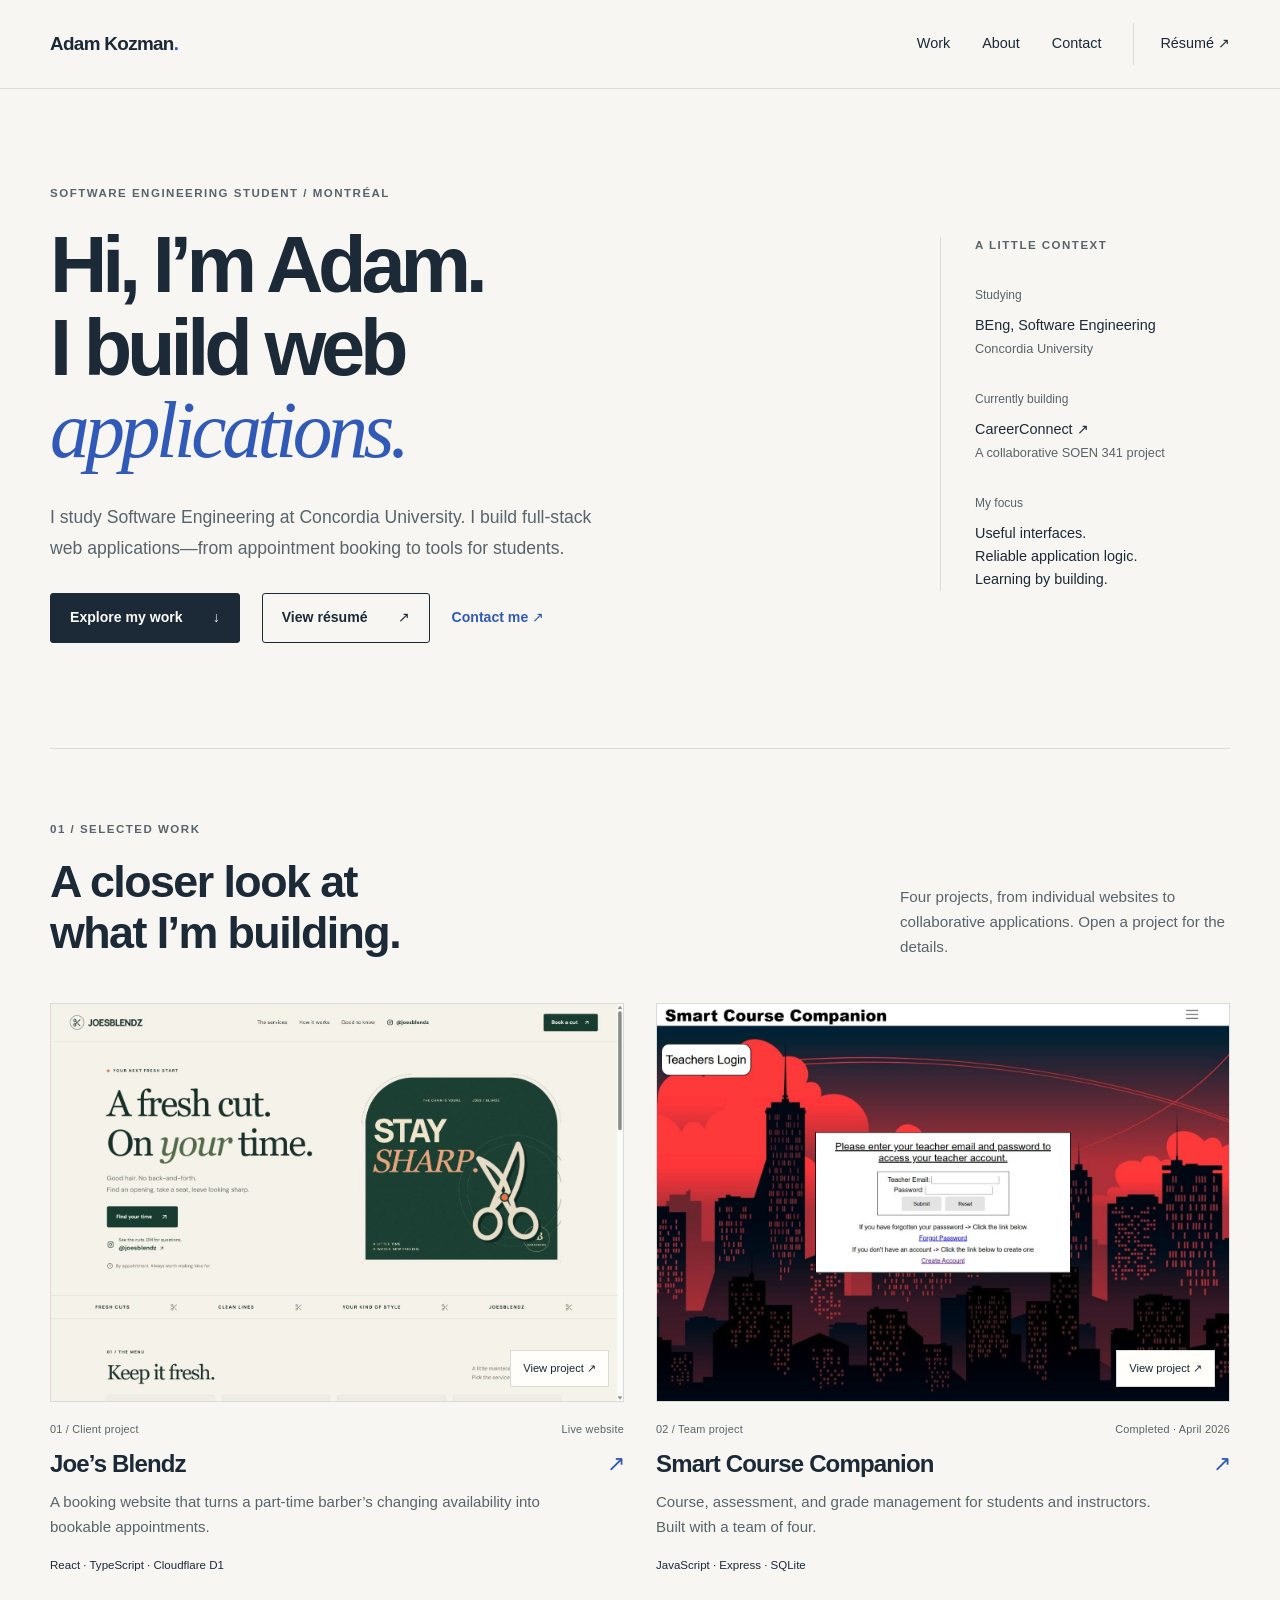
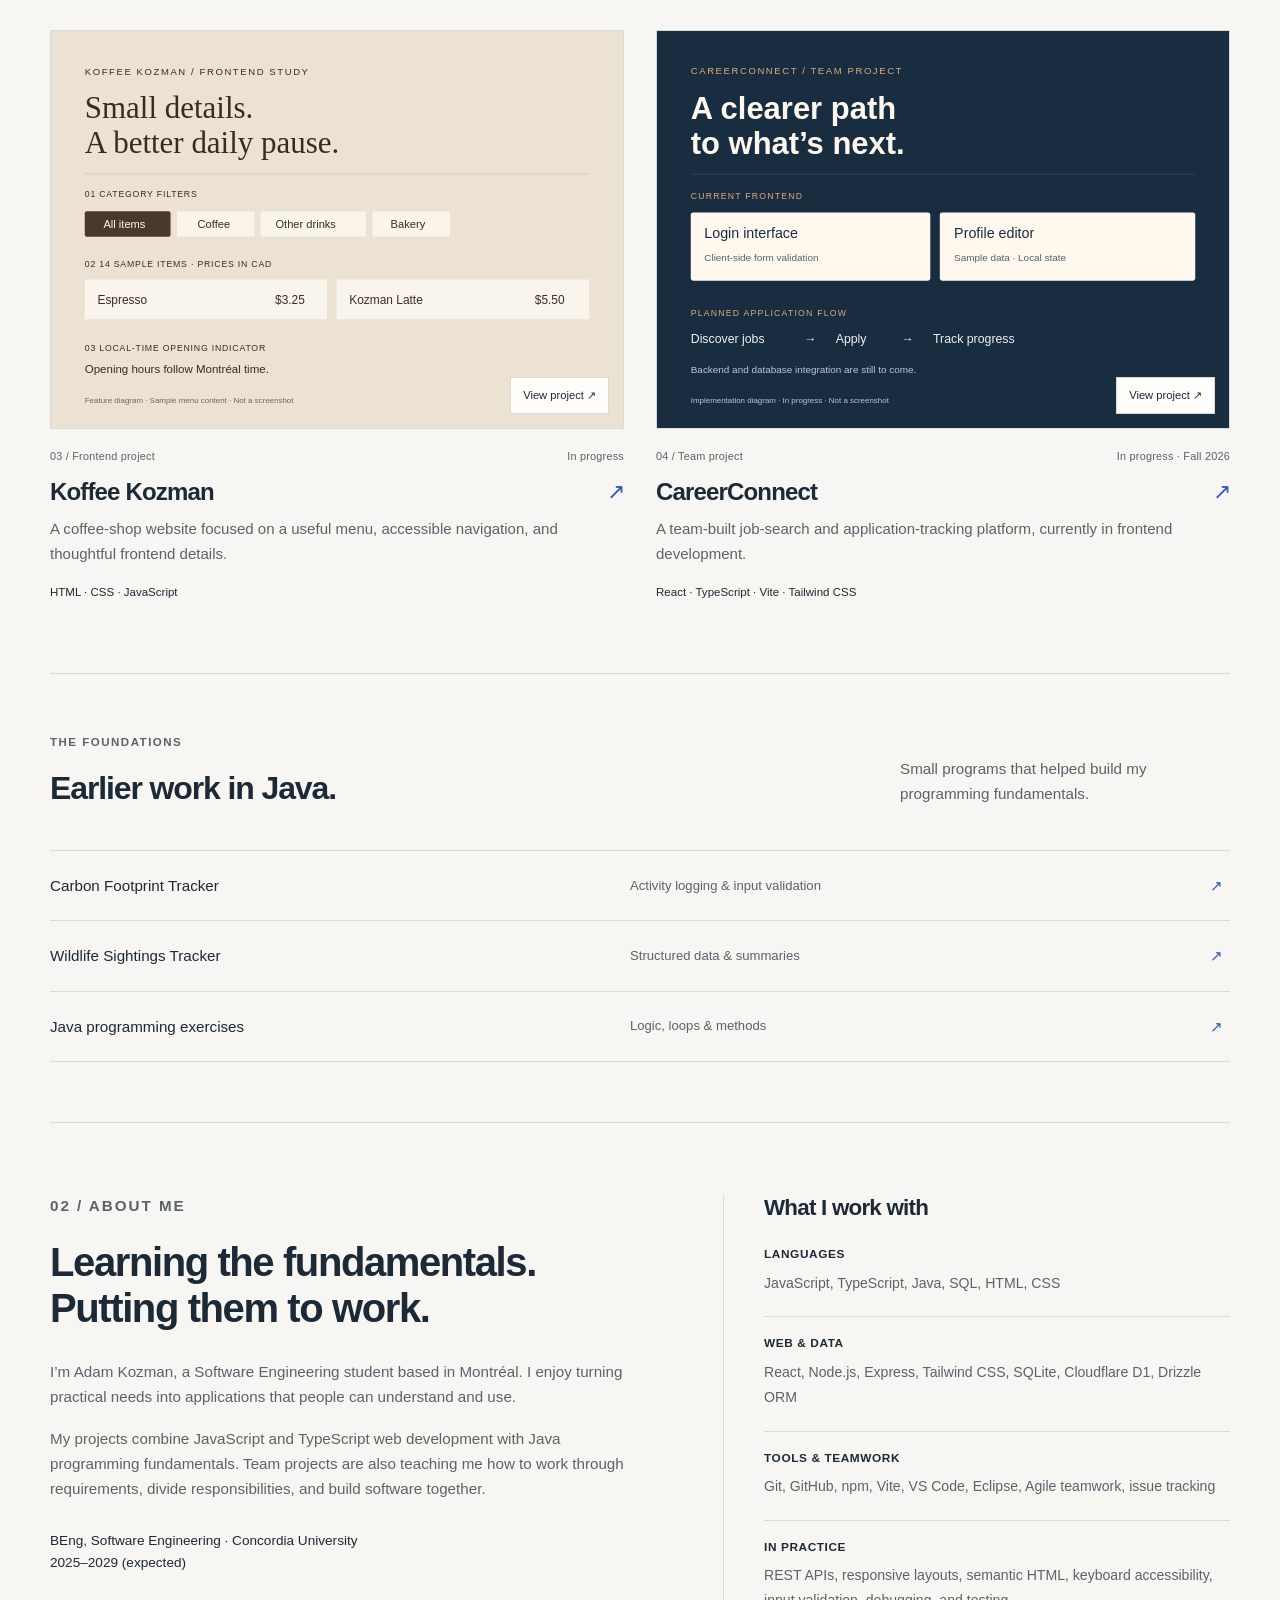
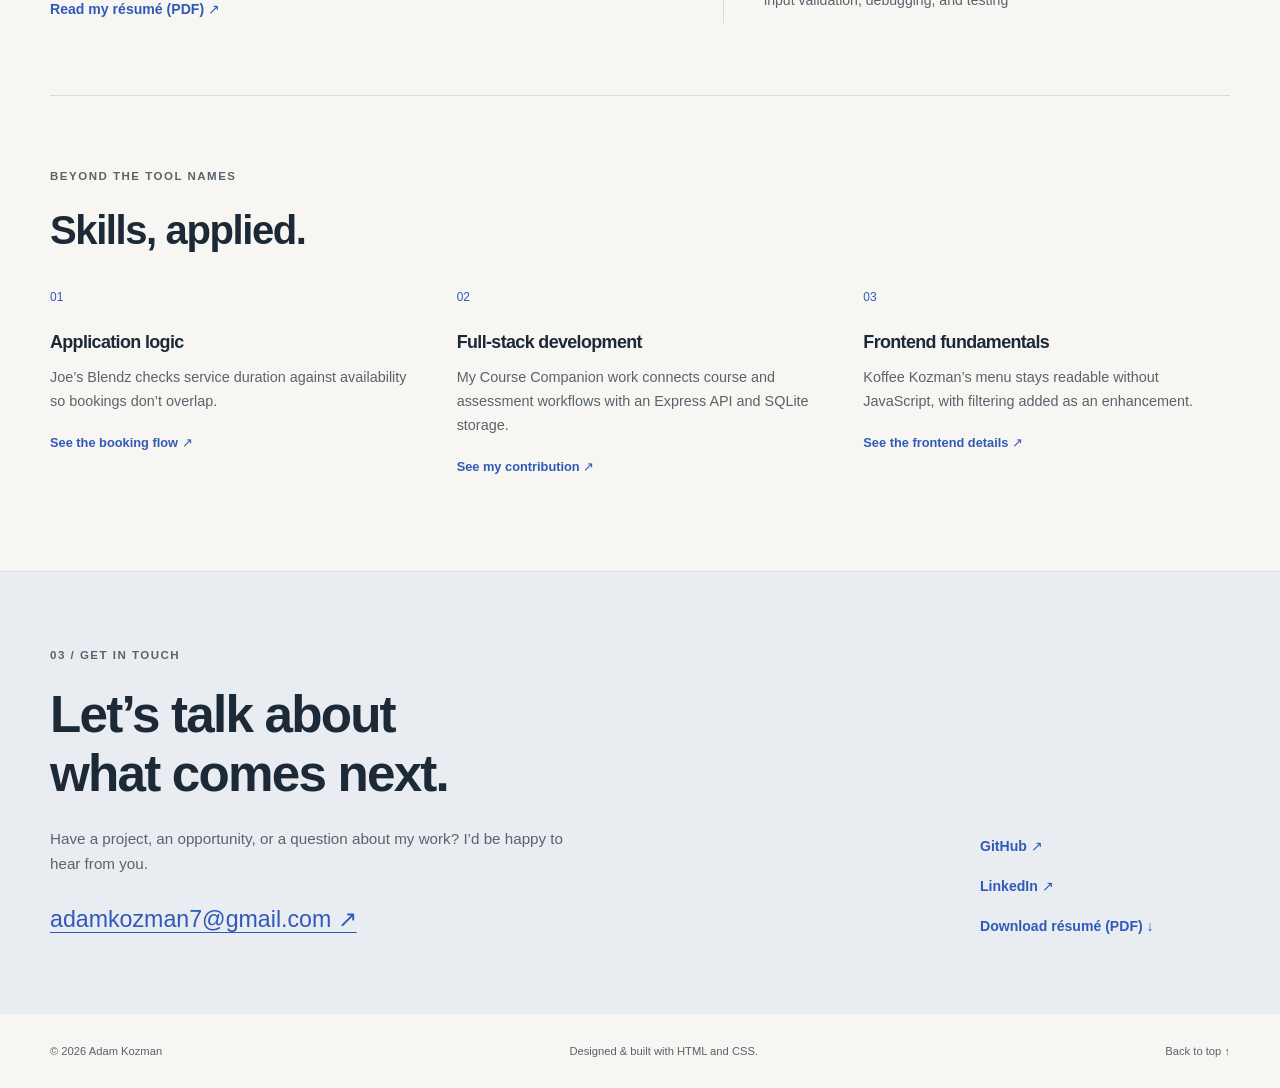
<file: index.html>
<!doctype html>
<html lang="en"><head>
  <meta charset="utf-8"><meta name="viewport" content="width=device-width, initial-scale=1">
  <title>Software Engineering Portfolio | Adam Kozman</title>
  <meta name="description" content="Adam Kozman is a Software Engineering student at Concordia University in Montréal, building full-stack web applications and collaborating on team projects.">
  <meta name="theme-color" content="#f7f6f2">
  <meta property="og:title" content="Software Engineering Portfolio | Adam Kozman">
  <meta property="og:description" content="Adam Kozman is a Software Engineering student at Concordia University in Montréal, building full-stack web applications and collaborating on team projects.">
  <meta property="og:type" content="website"><meta property="og:url" content="https://adamkozman.github.io/portfolio/">
  <link rel="canonical" href="https://adamkozman.github.io/portfolio/"><link rel="icon" href="favicon.svg" type="image/svg+xml">
  <link rel="stylesheet" href="style.css?v=20261009-2">
</head><body>
<a class="skip-link" href="#main">Skip to content</a>
<header class="site-header"><nav class="container nav" aria-label="Primary">
  <a class="wordmark" href="index.html" aria-label="Adam Kozman home">Adam Kozman<span class="wordmark-dot" aria-hidden="true">.</span></a>
  <div class="nav-links"><a href="index.html#projects">Work</a><a href="index.html#about">About</a><a href="index.html#contact">Contact</a><a class="nav-resume" href="cv.pdf" target="_blank" rel="noopener">Résumé <span aria-hidden="true">↗</span><span class="sr-only"> (PDF, opens in a new tab)</span></a></div>
</nav></header>
<main id="main">
  <section class="container hero" aria-labelledby="intro-title">
    <div><p class="eyebrow">Software Engineering student / Montréal</p>
      <h1 id="intro-title">Hi, I’m Adam.<br>I build web<br><span>applications.</span></h1>
      <p class="hero-intro">I study Software Engineering at Concordia University. I build full-stack web applications—from appointment booking to tools for students.</p>
      <div class="actions"><a class="button" href="#projects">Explore my work <span aria-hidden="true">↓</span></a><a class="button button-outline" href="cv.pdf" target="_blank" rel="noopener">View résumé <span aria-hidden="true">↗</span><span class="sr-only"> (PDF, opens in a new tab)</span></a><a class="text-link" href="mailto:adamkozman7@gmail.com">Contact me ↗</a></div>
    </div>
    <aside class="hero-aside" aria-label="A little context"><p class="eyebrow">A little context</p>
      <dl><div><dt>Studying</dt><dd>BEng, Software Engineering<br><span>Concordia University</span></dd></div>
      <div><dt>Currently building</dt><dd><a href="careerconnect.html">CareerConnect ↗</a><br><span>A collaborative SOEN 341 project</span></dd></div>
      <div><dt>My focus</dt><dd>Useful interfaces.<br>Reliable application logic.<br>Learning by building.</dd></div></dl>
    </aside>
  </section>

  <section class="container section" id="projects" aria-labelledby="work-title">
    <div class="section-heading"><div><p class="eyebrow">01 / Selected work</p><h2 id="work-title">A closer look at<br>what I’m building.</h2></div><p>Four projects, from individual websites to collaborative applications. Open a project for the details.</p></div>
    <div class="project-grid"><a class="project-card" href="joesblendz.html" aria-label="Explore Joe’s Blendz">
    <div class="project-image"><img src="joesblendz-home.jpg" alt="Joe’s Blendz live homepage with booking call to action and barber illustration" width="1440" height="1000" loading="lazy" decoding="async"><span class="image-action" aria-hidden="true">View project ↗</span></div>
    <div class="project-meta"><span>01 / Client project</span><span>Live website</span></div>
    <h3>Joe’s Blendz <span aria-hidden="true">↗</span></h3><p>A booking website that turns a part-time barber’s changing availability into bookable appointments.</p><p class="stack-line">React · TypeScript · Cloudflare D1</p>
  </a><a class="project-card" href="course-companion.html" aria-label="Explore Smart Course Companion">
    <div class="project-image"><img src="course-login.jpg" alt="Smart Course Companion instructor sign-in interface" width="1440" height="1000" loading="lazy" decoding="async"><span class="image-action" aria-hidden="true">View project ↗</span></div>
    <div class="project-meta"><span>02 / Team project</span><span>Completed · April 2026</span></div>
    <h3>Smart Course Companion <span aria-hidden="true">↗</span></h3><p>Course, assessment, and grade management for students and instructors. Built with a team of four.</p><p class="stack-line">JavaScript · Express · SQLite</p>
  </a><a class="project-card" href="koffee-kozman.html" aria-label="Explore Koffee Kozman">
    <div class="project-image"><img src="koffee-overview.svg" alt="Koffee Kozman feature diagram: category filtering, a 14-item menu, and Montréal opening hours" width="1440" height="1000" loading="lazy" decoding="async"><span class="image-action" aria-hidden="true">View project ↗</span></div>
    <div class="project-meta"><span>03 / Frontend project</span><span>In progress</span></div>
    <h3>Koffee Kozman <span aria-hidden="true">↗</span></h3><p>A coffee-shop website focused on a useful menu, accessible navigation, and thoughtful frontend details.</p><p class="stack-line">HTML · CSS · JavaScript</p>
  </a><a class="project-card" href="careerconnect.html" aria-label="Explore CareerConnect">
    <div class="project-image"><img src="careerconnect-overview.svg" alt="CareerConnect implementation diagram distinguishing the current login and profile UI from planned job application features" width="1440" height="1000" loading="lazy" decoding="async"><span class="image-action" aria-hidden="true">View project ↗</span></div>
    <div class="project-meta"><span>04 / Team project</span><span>In progress · Fall 2026</span></div>
    <h3>CareerConnect <span aria-hidden="true">↗</span></h3><p>A team-built job-search and application-tracking platform, currently in frontend development.</p><p class="stack-line">React · TypeScript · Vite · Tailwind CSS</p>
  </a></div>
  </section>

  <section class="container section earlier" aria-labelledby="earlier-title">
    <div class="section-heading compact"><div><p class="eyebrow">The foundations</p><h2 id="earlier-title">Earlier work in Java.</h2></div><p>Small programs that helped build my programming fundamentals.</p></div>
    <div class="work-list">
      <a href="java-foundations.html#carbon"><span>Carbon Footprint Tracker</span><span>Activity logging &amp; input validation</span><span aria-hidden="true">↗</span></a>
      <a href="java-foundations.html#wildlife"><span>Wildlife Sightings Tracker</span><span>Structured data &amp; summaries</span><span aria-hidden="true">↗</span></a>
      <a href="java-foundations.html#exercises"><span>Java programming exercises</span><span>Logic, loops &amp; methods</span><span aria-hidden="true">↗</span></a>
    </div>
  </section>

  <section class="container section about" id="about" aria-labelledby="about-title">
    <div><p class="eyebrow">02 / About me</p><h2 id="about-title">Learning the fundamentals.<br>Putting them to work.</h2>
      <p>I’m Adam Kozman, a Software Engineering student based in Montréal. I enjoy turning practical needs into applications that people can understand and use.</p>
      <p>My projects combine JavaScript and TypeScript web development with Java programming fundamentals. Team projects are also teaching me how to work through requirements, divide responsibilities, and build software together.</p>
      <p class="about-note">BEng, Software Engineering · Concordia University<br>2025–2029 (expected)</p>
      <a class="text-link" href="cv.pdf" target="_blank" rel="noopener">Read my résumé (PDF) ↗</a>
    </div>
    <div class="skills" id="skills"><h3>What I work with</h3>
      <div><h4>Languages</h4><p>JavaScript, TypeScript, Java, SQL, HTML, CSS</p></div>
      <div><h4>Web &amp; data</h4><p>React, Node.js, Express, Tailwind CSS, SQLite, Cloudflare D1, Drizzle ORM</p></div>
      <div><h4>Tools &amp; teamwork</h4><p>Git, GitHub, npm, Vite, VS Code, Eclipse, Agile teamwork, issue tracking</p></div>
      <div><h4>In practice</h4><p>REST APIs, responsive layouts, semantic HTML, keyboard accessibility, input validation, debugging, and testing</p></div>
    </div>
  </section>

  <section class="container section evidence" aria-labelledby="practice-title"><p class="eyebrow">Beyond the tool names</p><h2 id="practice-title">Skills, applied.</h2>
    <div class="evidence-grid"><div><span class="evidence-number">01</span><h3>Application logic</h3><p>Joe’s Blendz checks service duration against availability so bookings don’t overlap.</p><a class="text-link" href="joesblendz.html#how-it-works">See the booking flow ↗</a></div>
    <div><span class="evidence-number">02</span><h3>Full-stack development</h3><p>My Course Companion work connects course and assessment workflows with an Express API and SQLite storage.</p><a class="text-link" href="course-companion.html#contribution">See my contribution ↗</a></div>
    <div><span class="evidence-number">03</span><h3>Frontend fundamentals</h3><p>Koffee Kozman’s menu stays readable without JavaScript, with filtering added as an enhancement.</p><a class="text-link" href="koffee-kozman.html#decisions">See the frontend details ↗</a></div></div>
  </section>

  <section class="contact-section" id="contact" aria-labelledby="contact-title"><div class="container contact-inner"><div><p class="eyebrow">03 / Get in touch</p><h2 id="contact-title">Let’s talk about<br>what comes next.</h2><p>Have a project, an opportunity, or a question about my work? I’d be happy to hear from you.</p><a class="contact-email" href="mailto:adamkozman7@gmail.com">adamkozman7@gmail.com ↗</a></div><div class="contact-links">
<a class="text-link" href="https://github.com/adamkozman" target="_blank" rel="noopener noreferrer">GitHub <span aria-hidden="true">↗</span></a><a class="text-link" href="https://www.linkedin.com/in/adam-kozman" target="_blank" rel="noopener noreferrer">LinkedIn <span aria-hidden="true">↗</span></a><a class="text-link" href="cv.pdf" download="Adam-Kozman-CV.pdf">Download résumé (PDF) ↓</a></div></div></section>
</main><footer class="container footer"><p>© 2026 Adam Kozman</p><p>Designed &amp; built with HTML and CSS.</p><a href="#main">Back to top ↑</a></footer></body></html>
</file>
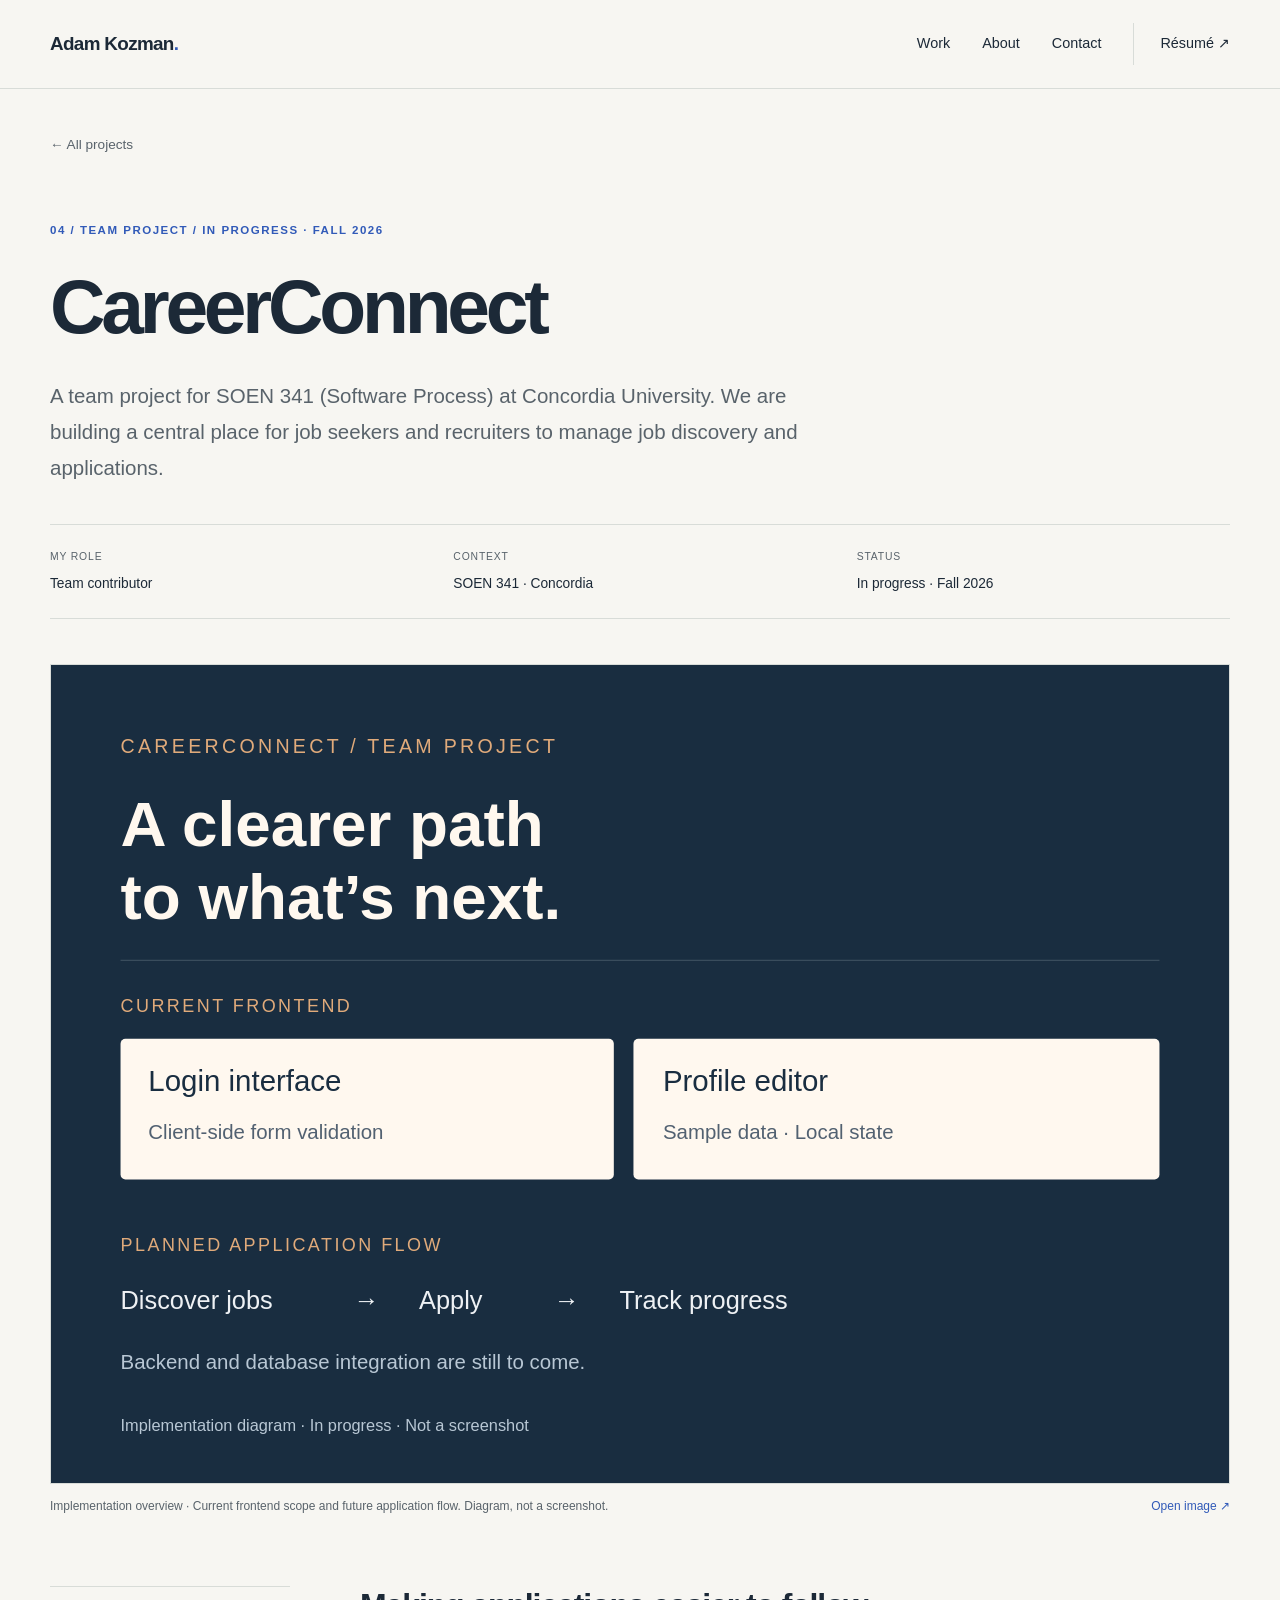
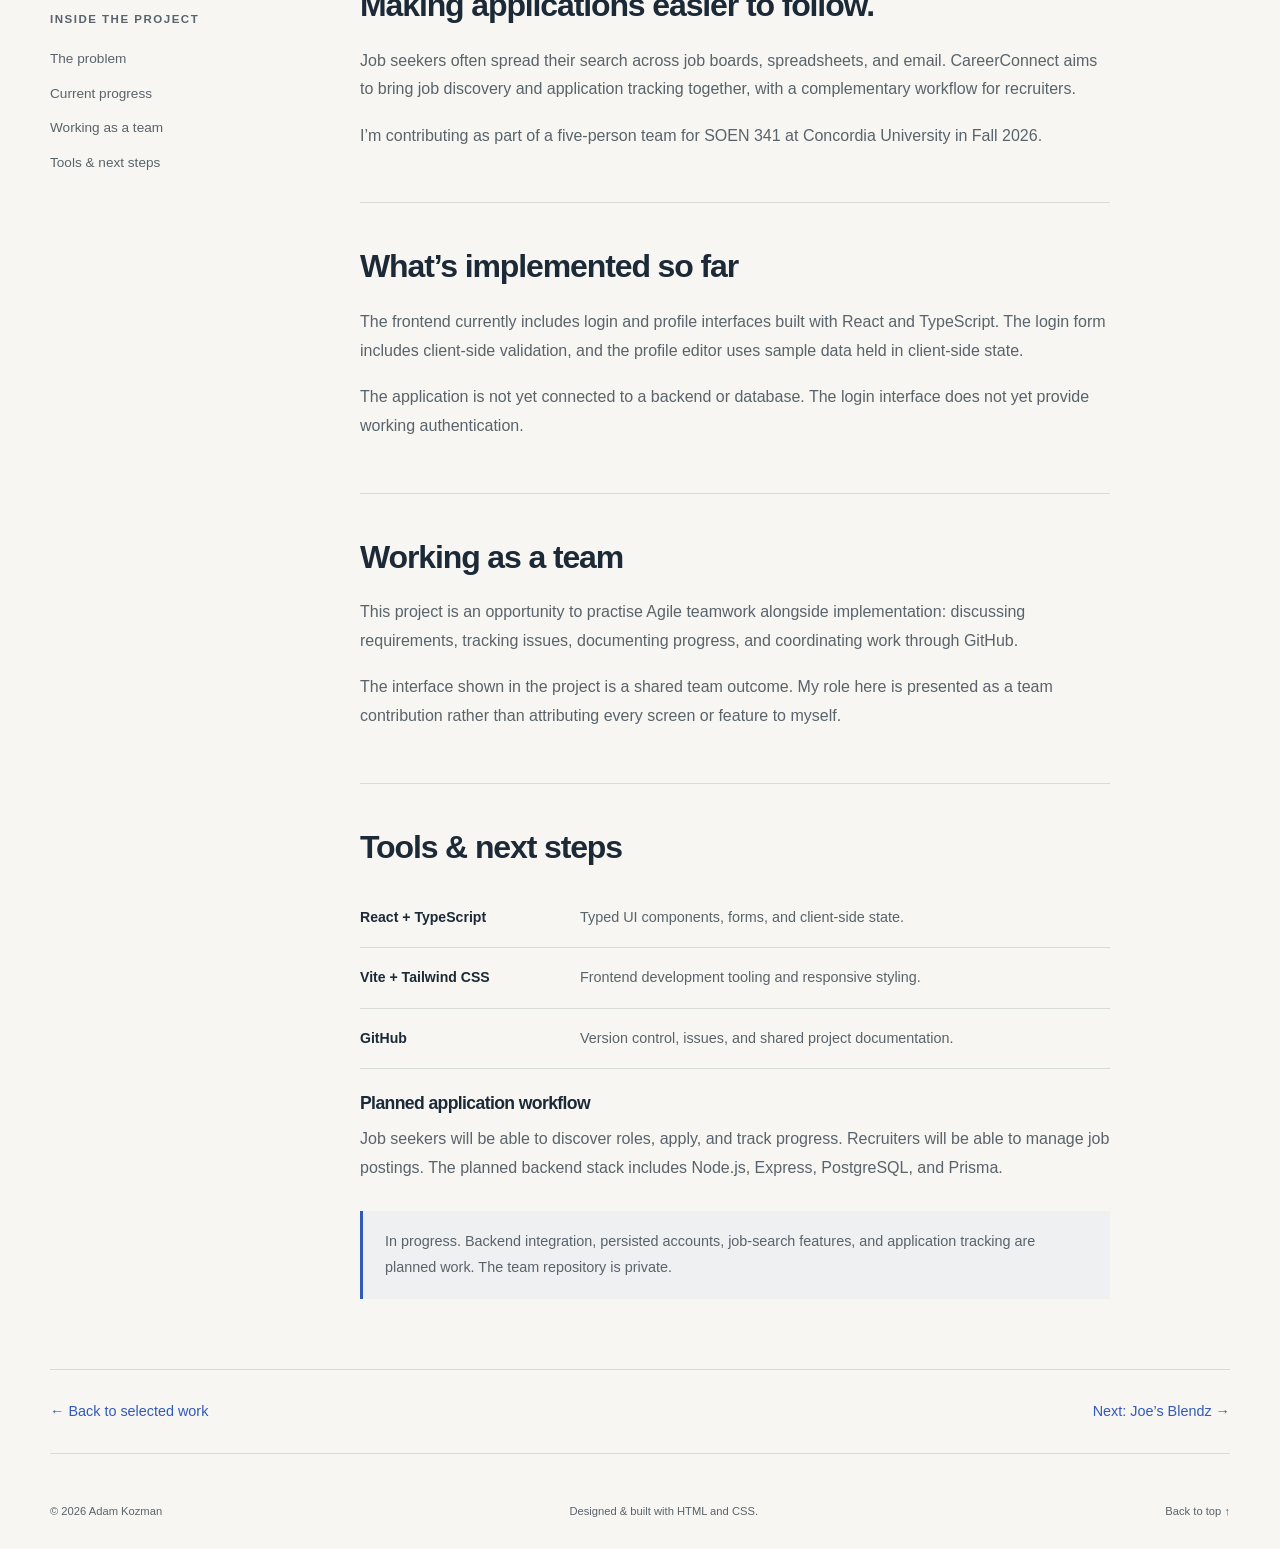
<file: careerconnect.html>
<!doctype html>
<html lang="en"><head>
  <meta charset="utf-8"><meta name="viewport" content="width=device-width, initial-scale=1">
  <title>CareerConnect | Adam Kozman</title>
  <meta name="description" content="A team-built job-search and application-tracking platform, currently in frontend development.">
  <meta name="theme-color" content="#f7f6f2">
  <meta property="og:title" content="CareerConnect | Adam Kozman">
  <meta property="og:description" content="A team-built job-search and application-tracking platform, currently in frontend development.">
  <meta property="og:type" content="website"><meta property="og:url" content="https://adamkozman.github.io/portfolio/careerconnect.html">
  <link rel="canonical" href="https://adamkozman.github.io/portfolio/careerconnect.html"><link rel="icon" href="favicon.svg" type="image/svg+xml">
  <link rel="stylesheet" href="style.css?v=20261009-2">
</head><body>
<a class="skip-link" href="#main">Skip to content</a>
<header class="site-header"><nav class="container nav" aria-label="Primary">
  <a class="wordmark" href="index.html" aria-label="Adam Kozman home">Adam Kozman<span class="wordmark-dot" aria-hidden="true">.</span></a>
  <div class="nav-links"><a href="index.html#projects">Work</a><a href="index.html#about">About</a><a href="index.html#contact">Contact</a><a class="nav-resume" href="cv.pdf" target="_blank" rel="noopener">Résumé <span aria-hidden="true">↗</span><span class="sr-only"> (PDF, opens in a new tab)</span></a></div>
</nav></header><main id="main" class="container detail-main">
    <a class="back-link" href="index.html#projects">← All projects</a>
    <header class="detail-header"><p class="eyebrow">04 / Team project / In progress · Fall 2026</p><h1>CareerConnect</h1><p class="detail-intro">A team project for SOEN 341 (Software Process) at Concordia University. We are building a central place for job seekers and recruiters to manage job discovery and applications.</p></header>
    <dl class="project-facts"><div><dt>My role</dt><dd>Team contributor</dd></div><div><dt>Context</dt><dd>SOEN 341 · Concordia</dd></div><div><dt>Status</dt><dd>In progress · Fall 2026</dd></div></dl><figure class="project-figure"><a href="careerconnect-overview.svg" target="_blank" rel="noopener" aria-label="Open image: CareerConnect implementation diagram distinguishing the current login and profile UI from planned job application features"><img src="careerconnect-overview.svg" alt="CareerConnect implementation diagram distinguishing the current login and profile UI from planned job application features" loading="lazy" decoding="async"></a><figcaption>Implementation overview · Current frontend scope and future application flow. Diagram, not a screenshot. <span>Open image ↗</span></figcaption></figure><div class="detail-columns"><aside class="detail-toc" aria-label="On this page"><p class="eyebrow">Inside the project</p><a href="#overview">The problem</a><a href="#current">Current progress</a><a href="#team">Working as a team</a><a href="#tools">Tools &amp; next steps</a></aside><div class="detail-copy">
<section id="overview"><h2>Making applications easier to follow.</h2><p>Job seekers often spread their search across job boards, spreadsheets, and email. CareerConnect aims to bring job discovery and application tracking together, with a complementary workflow for recruiters.</p><p>I’m contributing as part of a five-person team for SOEN 341 at Concordia University in Fall 2026.</p></section>
<section id="current"><h2>What’s implemented so far</h2><p>The frontend currently includes login and profile interfaces built with React and TypeScript. The login form includes client-side validation, and the profile editor uses sample data held in client-side state.</p><p>The application is not yet connected to a backend or database. The login interface does not yet provide working authentication.</p></section>
<section id="team"><h2>Working as a team</h2><p>This project is an opportunity to practise Agile teamwork alongside implementation: discussing requirements, tracking issues, documenting progress, and coordinating work through GitHub.</p><p>The interface shown in the project is a shared team outcome. My role here is presented as a team contribution rather than attributing every screen or feature to myself.</p></section>
<section id="tools"><h2>Tools &amp; next steps</h2><dl class="tool-list"><div><dt>React + TypeScript</dt><dd>Typed UI components, forms, and client-side state.</dd></div><div><dt>Vite + Tailwind CSS</dt><dd>Frontend development tooling and responsive styling.</dd></div><div><dt>GitHub</dt><dd>Version control, issues, and shared project documentation.</dd></div></dl><h3>Planned application workflow</h3><p>Job seekers will be able to discover roles, apply, and track progress. Recruiters will be able to manage job postings. The planned backend stack includes Node.js, Express, PostgreSQL, and Prisma.</p><p class="callout">In progress. Backend integration, persisted accounts, job-search features, and application tracking are planned work. The team repository is private.</p></section></div></div><nav class="project-next" aria-label="More projects"><a href="index.html#projects">← Back to selected work</a><a href="joesblendz.html">Next: Joe’s Blendz →</a></nav></main><footer class="container footer"><p>© 2026 Adam Kozman</p><p>Designed &amp; built with HTML and CSS.</p><a href="#main">Back to top ↑</a></footer></body></html>
</file>
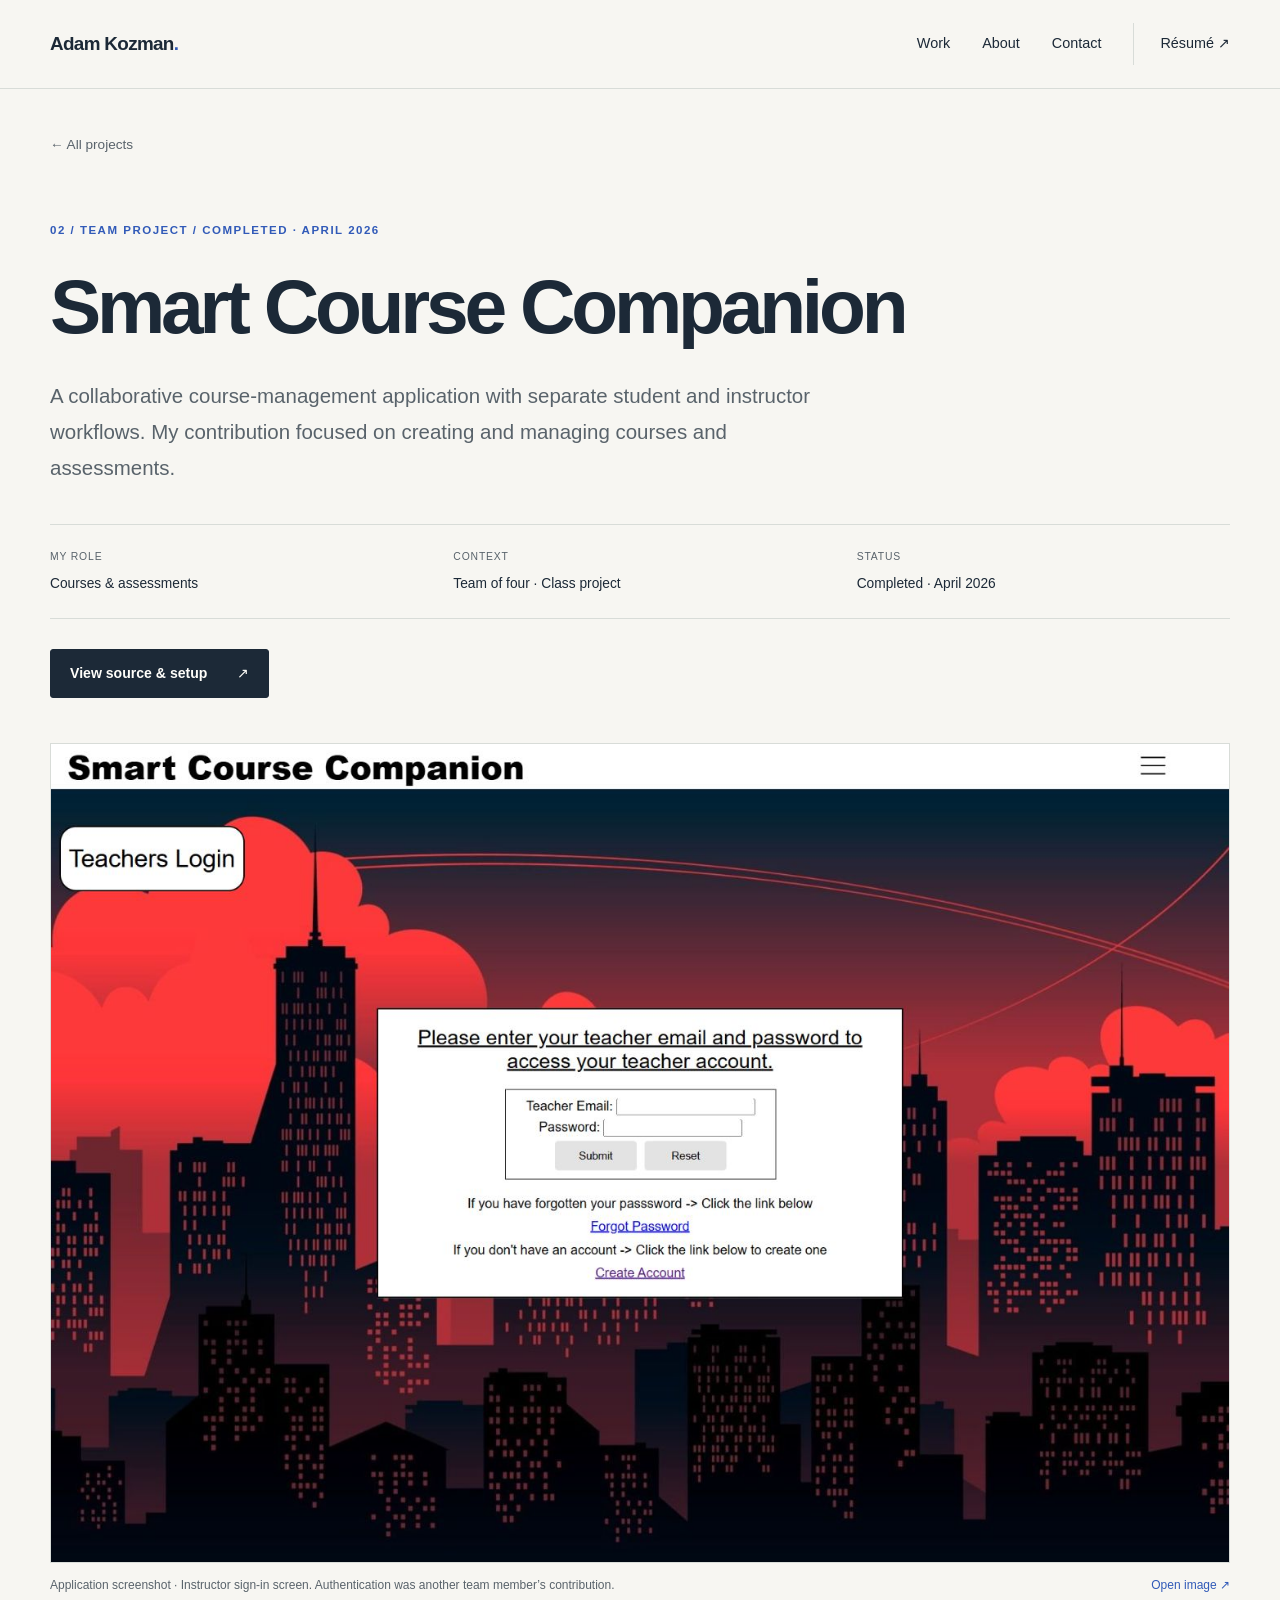
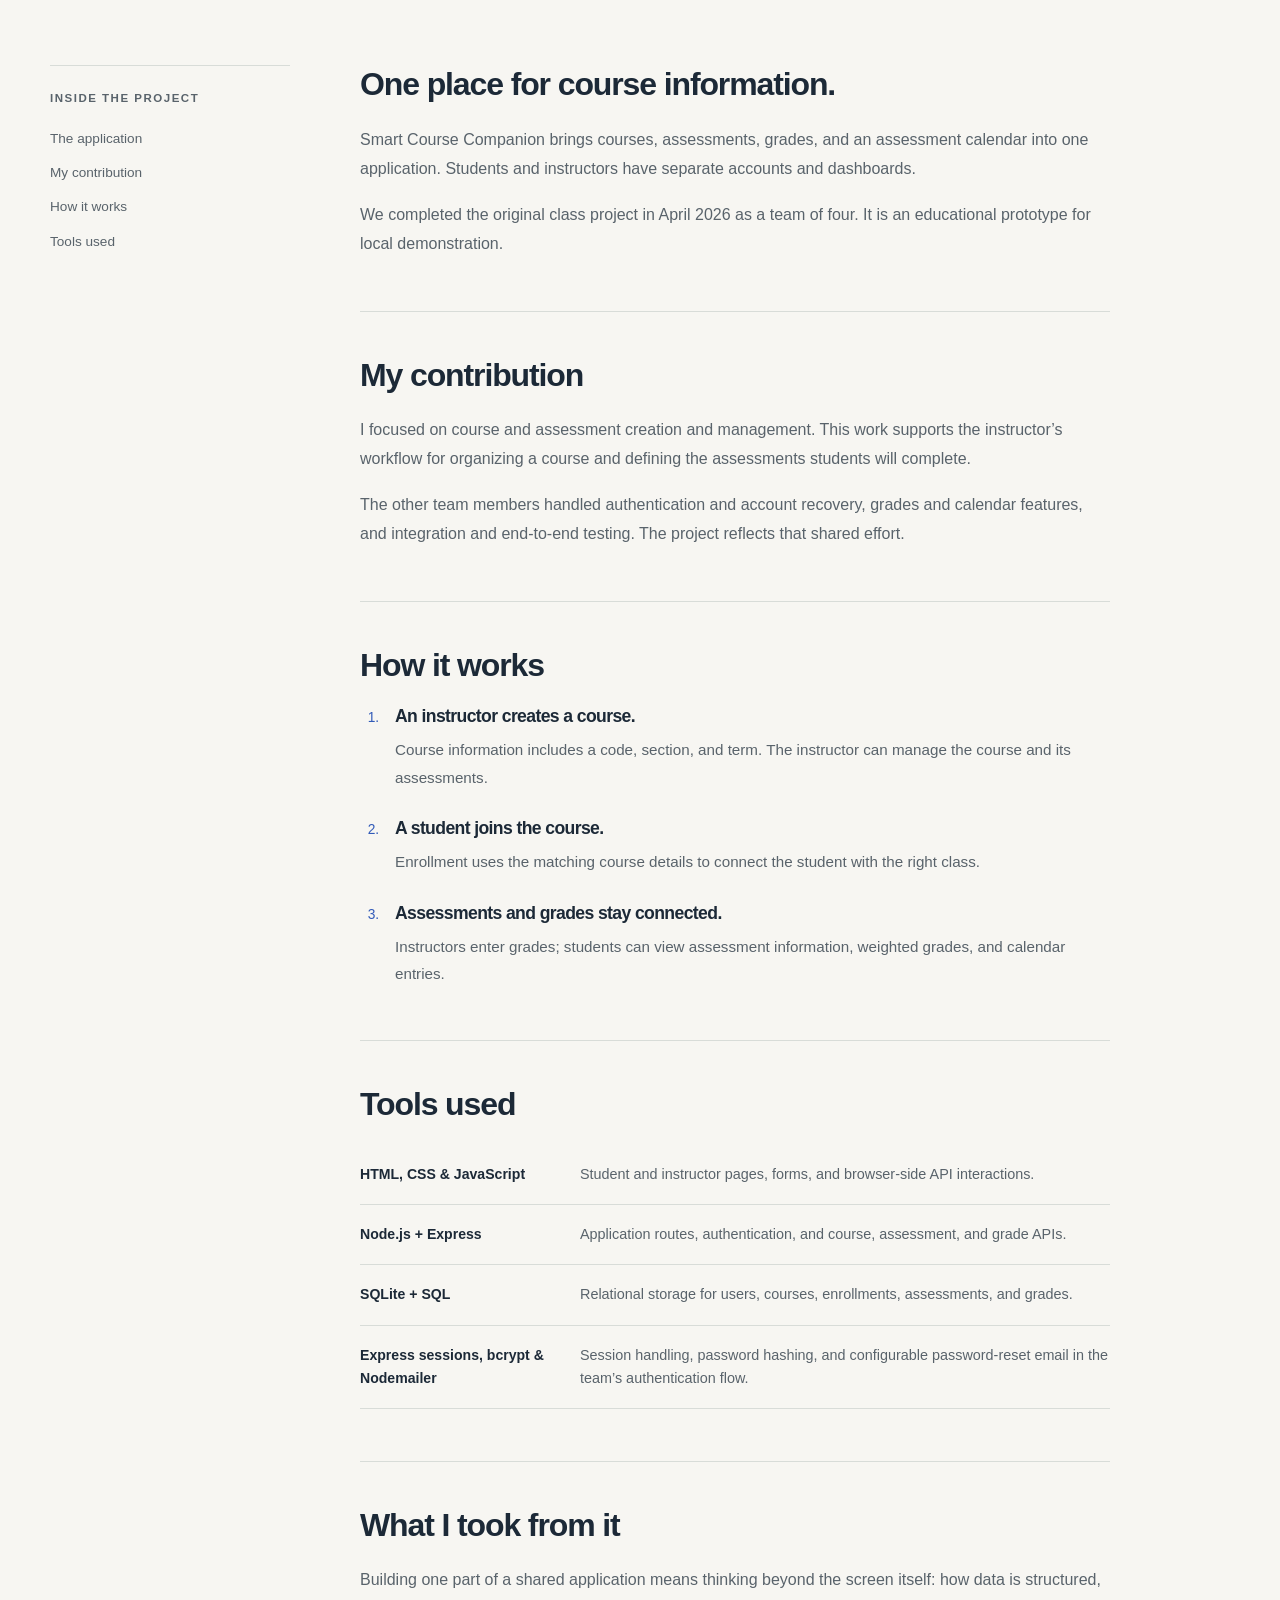
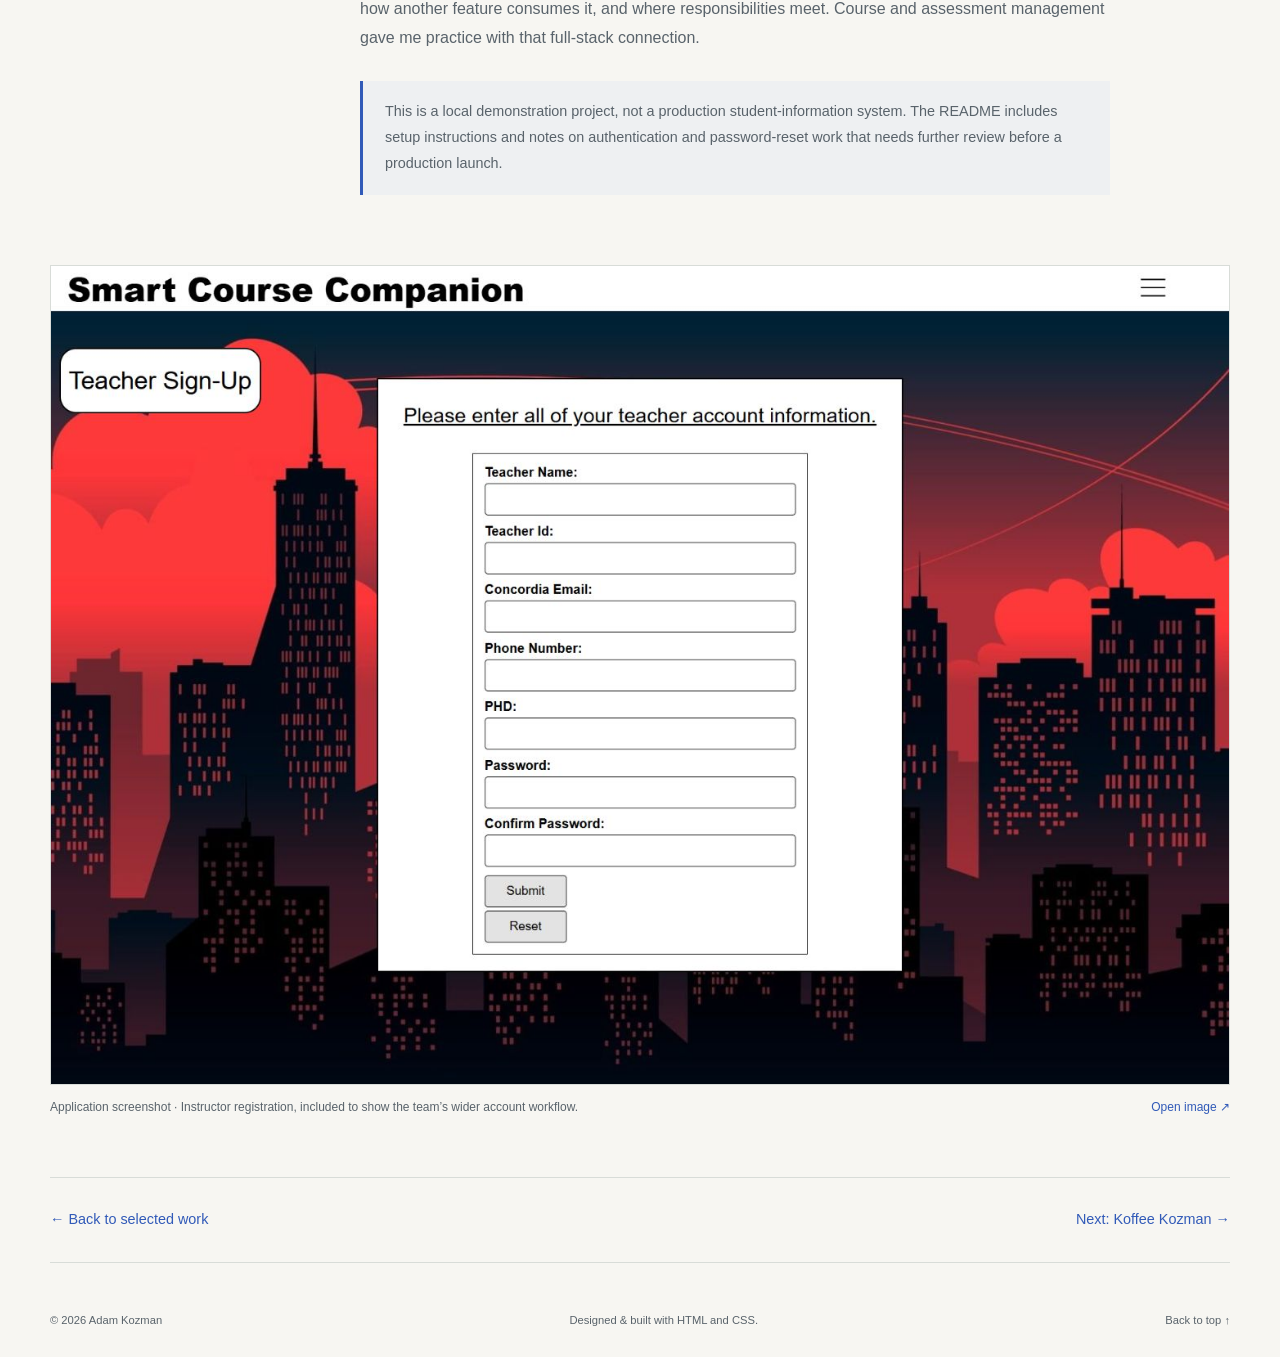
<file: course-companion.html>
<!doctype html>
<html lang="en"><head>
  <meta charset="utf-8"><meta name="viewport" content="width=device-width, initial-scale=1">
  <title>Smart Course Companion | Adam Kozman</title>
  <meta name="description" content="Course, assessment, and grade management for students and instructors. Built with a team of four.">
  <meta name="theme-color" content="#f7f6f2">
  <meta property="og:title" content="Smart Course Companion | Adam Kozman">
  <meta property="og:description" content="Course, assessment, and grade management for students and instructors. Built with a team of four.">
  <meta property="og:type" content="website"><meta property="og:url" content="https://adamkozman.github.io/portfolio/course-companion.html">
  <link rel="canonical" href="https://adamkozman.github.io/portfolio/course-companion.html"><link rel="icon" href="favicon.svg" type="image/svg+xml">
  <link rel="stylesheet" href="style.css?v=20261009-2">
</head><body>
<a class="skip-link" href="#main">Skip to content</a>
<header class="site-header"><nav class="container nav" aria-label="Primary">
  <a class="wordmark" href="index.html" aria-label="Adam Kozman home">Adam Kozman<span class="wordmark-dot" aria-hidden="true">.</span></a>
  <div class="nav-links"><a href="index.html#projects">Work</a><a href="index.html#about">About</a><a href="index.html#contact">Contact</a><a class="nav-resume" href="cv.pdf" target="_blank" rel="noopener">Résumé <span aria-hidden="true">↗</span><span class="sr-only"> (PDF, opens in a new tab)</span></a></div>
</nav></header><main id="main" class="container detail-main">
    <a class="back-link" href="index.html#projects">← All projects</a>
    <header class="detail-header"><p class="eyebrow">02 / Team project / Completed · April 2026</p><h1>Smart Course Companion</h1><p class="detail-intro">A collaborative course-management application with separate student and instructor workflows. My contribution focused on creating and managing courses and assessments.</p></header>
    <dl class="project-facts"><div><dt>My role</dt><dd>Courses & assessments</dd></div><div><dt>Context</dt><dd>Team of four · Class project</dd></div><div><dt>Status</dt><dd>Completed · April 2026</dd></div></dl><div class="actions"><a class="button" href="https://github.com/adamkozman/smart-course-companion" target="_blank" rel="noopener noreferrer">View source & setup <span aria-hidden="true">↗</span></a></div><figure class="project-figure"><a href="course-login.jpg" target="_blank" rel="noopener" aria-label="Open image: Smart Course Companion instructor sign-in interface"><img src="course-login.jpg" alt="Smart Course Companion instructor sign-in interface" loading="lazy" decoding="async"></a><figcaption>Application screenshot · Instructor sign-in screen. Authentication was another team member’s contribution. <span>Open image ↗</span></figcaption></figure><div class="detail-columns"><aside class="detail-toc" aria-label="On this page"><p class="eyebrow">Inside the project</p><a href="#overview">The application</a><a href="#contribution">My contribution</a><a href="#how-it-works">How it works</a><a href="#tools">Tools used</a></aside><div class="detail-copy">
<section id="overview"><h2>One place for course information.</h2><p>Smart Course Companion brings courses, assessments, grades, and an assessment calendar into one application. Students and instructors have separate accounts and dashboards.</p><p>We completed the original class project in April 2026 as a team of four. It is an educational prototype for local demonstration.</p></section>
<section id="contribution"><h2>My contribution</h2><p>I focused on course and assessment creation and management. This work supports the instructor’s workflow for organizing a course and defining the assessments students will complete.</p><p>The other team members handled authentication and account recovery, grades and calendar features, and integration and end-to-end testing. The project reflects that shared effort.</p></section>
<section id="how-it-works"><h2>How it works</h2><ol class="steps"><li><h3>An instructor creates a course.</h3><p>Course information includes a code, section, and term. The instructor can manage the course and its assessments.</p></li><li><h3>A student joins the course.</h3><p>Enrollment uses the matching course details to connect the student with the right class.</p></li><li><h3>Assessments and grades stay connected.</h3><p>Instructors enter grades; students can view assessment information, weighted grades, and calendar entries.</p></li></ol></section>
<section id="tools"><h2>Tools used</h2><dl class="tool-list"><div><dt>HTML, CSS &amp; JavaScript</dt><dd>Student and instructor pages, forms, and browser-side API interactions.</dd></div><div><dt>Node.js + Express</dt><dd>Application routes, authentication, and course, assessment, and grade APIs.</dd></div><div><dt>SQLite + SQL</dt><dd>Relational storage for users, courses, enrollments, assessments, and grades.</dd></div><div><dt>Express sessions, bcrypt &amp; Nodemailer</dt><dd>Session handling, password hashing, and configurable password-reset email in the team’s authentication flow.</dd></div></dl></section>
<section><h2>What I took from it</h2><p>Building one part of a shared application means thinking beyond the screen itself: how data is structured, how another feature consumes it, and where responsibilities meet. Course and assessment management gave me practice with that full-stack connection.</p><p class="callout">This is a local demonstration project, not a production student-information system. The README includes setup instructions and notes on authentication and password-reset work that needs further review before a production launch.</p></section></div></div><figure class="project-figure"><a href="course-signup.jpg" target="_blank" rel="noopener" aria-label="Open image: Smart Course Companion instructor registration form"><img src="course-signup.jpg" alt="Smart Course Companion instructor registration form" loading="lazy" decoding="async"></a><figcaption>Application screenshot · Instructor registration, included to show the team’s wider account workflow. <span>Open image ↗</span></figcaption></figure><nav class="project-next" aria-label="More projects"><a href="index.html#projects">← Back to selected work</a><a href="koffee-kozman.html">Next: Koffee Kozman →</a></nav></main><footer class="container footer"><p>© 2026 Adam Kozman</p><p>Designed &amp; built with HTML and CSS.</p><a href="#main">Back to top ↑</a></footer></body></html>
</file>
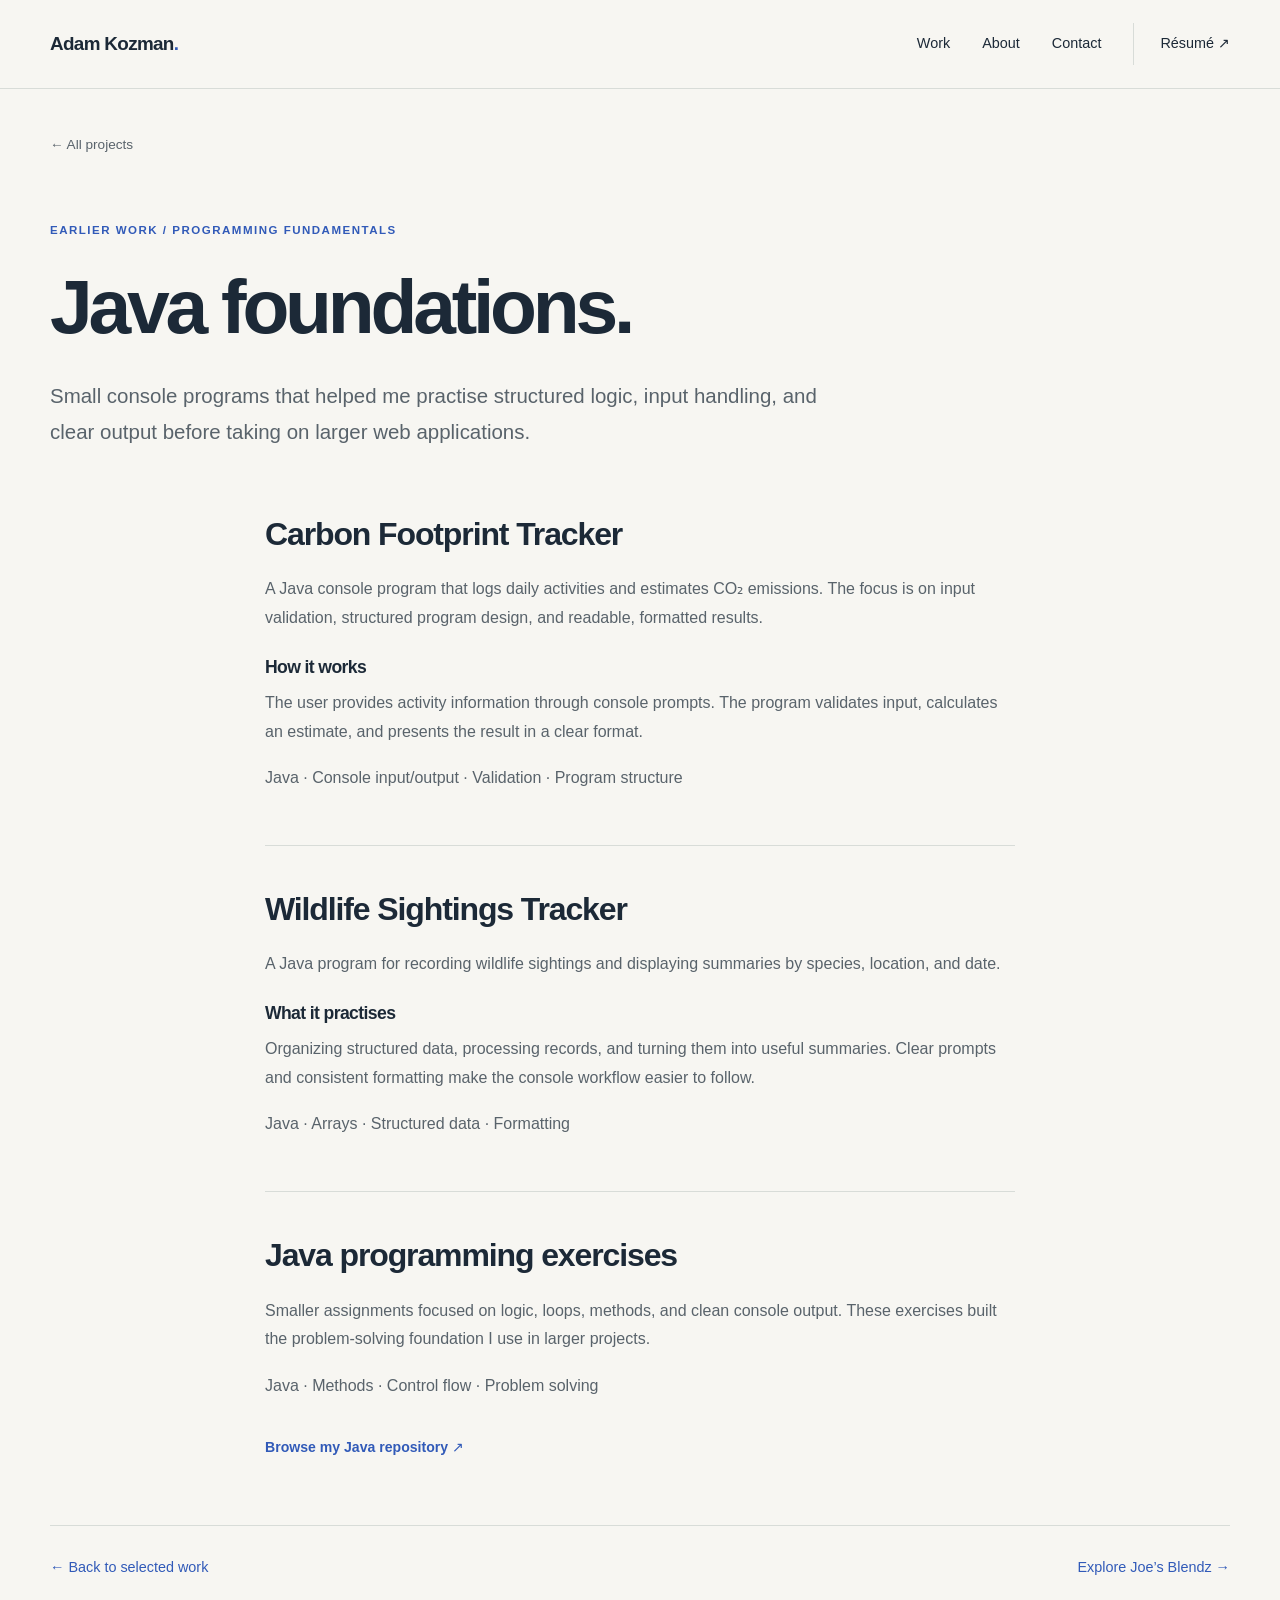
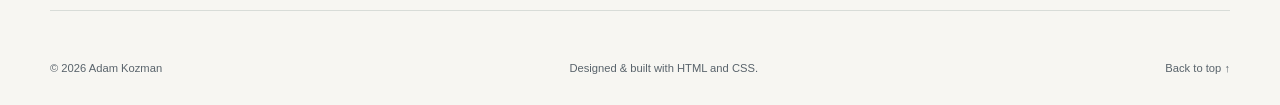
<file: java-foundations.html>
<!doctype html>
<html lang="en"><head>
  <meta charset="utf-8"><meta name="viewport" content="width=device-width, initial-scale=1">
  <title>Java Foundations | Adam Kozman</title>
  <meta name="description" content="Earlier Java projects by Adam Kozman: activity tracking, wildlife sightings, and programming exercises.">
  <meta name="theme-color" content="#f7f6f2">
  <meta property="og:title" content="Java Foundations | Adam Kozman">
  <meta property="og:description" content="Earlier Java projects by Adam Kozman: activity tracking, wildlife sightings, and programming exercises.">
  <meta property="og:type" content="website"><meta property="og:url" content="https://adamkozman.github.io/portfolio/java-foundations.html">
  <link rel="canonical" href="https://adamkozman.github.io/portfolio/java-foundations.html"><link rel="icon" href="favicon.svg" type="image/svg+xml">
  <link rel="stylesheet" href="style.css?v=20261009-2">
</head><body>
<a class="skip-link" href="#main">Skip to content</a>
<header class="site-header"><nav class="container nav" aria-label="Primary">
  <a class="wordmark" href="index.html" aria-label="Adam Kozman home">Adam Kozman<span class="wordmark-dot" aria-hidden="true">.</span></a>
  <div class="nav-links"><a href="index.html#projects">Work</a><a href="index.html#about">About</a><a href="index.html#contact">Contact</a><a class="nav-resume" href="cv.pdf" target="_blank" rel="noopener">Résumé <span aria-hidden="true">↗</span><span class="sr-only"> (PDF, opens in a new tab)</span></a></div>
</nav></header><main id="main" class="container detail-main"><a class="back-link" href="index.html#projects">← All projects</a><header class="detail-header"><p class="eyebrow">Earlier work / Programming fundamentals</p><h1>Java foundations.</h1><p class="detail-intro">Small console programs that helped me practise structured logic, input handling, and clear output before taking on larger web applications.</p></header><div class="detail-copy foundations">
<section id="carbon"><h2>Carbon Footprint Tracker</h2><p>A Java console program that logs daily activities and estimates CO₂ emissions. The focus is on input validation, structured program design, and readable, formatted results.</p><h3>How it works</h3><p>The user provides activity information through console prompts. The program validates input, calculates an estimate, and presents the result in a clear format.</p><p class="stack-line">Java · Console input/output · Validation · Program structure</p></section>
<section id="wildlife"><h2>Wildlife Sightings Tracker</h2><p>A Java program for recording wildlife sightings and displaying summaries by species, location, and date.</p><h3>What it practises</h3><p>Organizing structured data, processing records, and turning them into useful summaries. Clear prompts and consistent formatting make the console workflow easier to follow.</p><p class="stack-line">Java · Arrays · Structured data · Formatting</p></section>
<section id="exercises"><h2>Java programming exercises</h2><p>Smaller assignments focused on logic, loops, methods, and clean console output. These exercises built the problem-solving foundation I use in larger projects.</p><p class="stack-line">Java · Methods · Control flow · Problem solving</p></section>
<a class="text-link" href="https://github.com/adamkozman/Java-oriented" target="_blank" rel="noopener noreferrer">Browse my Java repository <span aria-hidden="true">↗</span></a></div><nav class="project-next" aria-label="More projects"><a href="index.html#projects">← Back to selected work</a><a href="joesblendz.html">Explore Joe’s Blendz →</a></nav></main><footer class="container footer"><p>© 2026 Adam Kozman</p><p>Designed &amp; built with HTML and CSS.</p><a href="#main">Back to top ↑</a></footer></body></html>
</file>
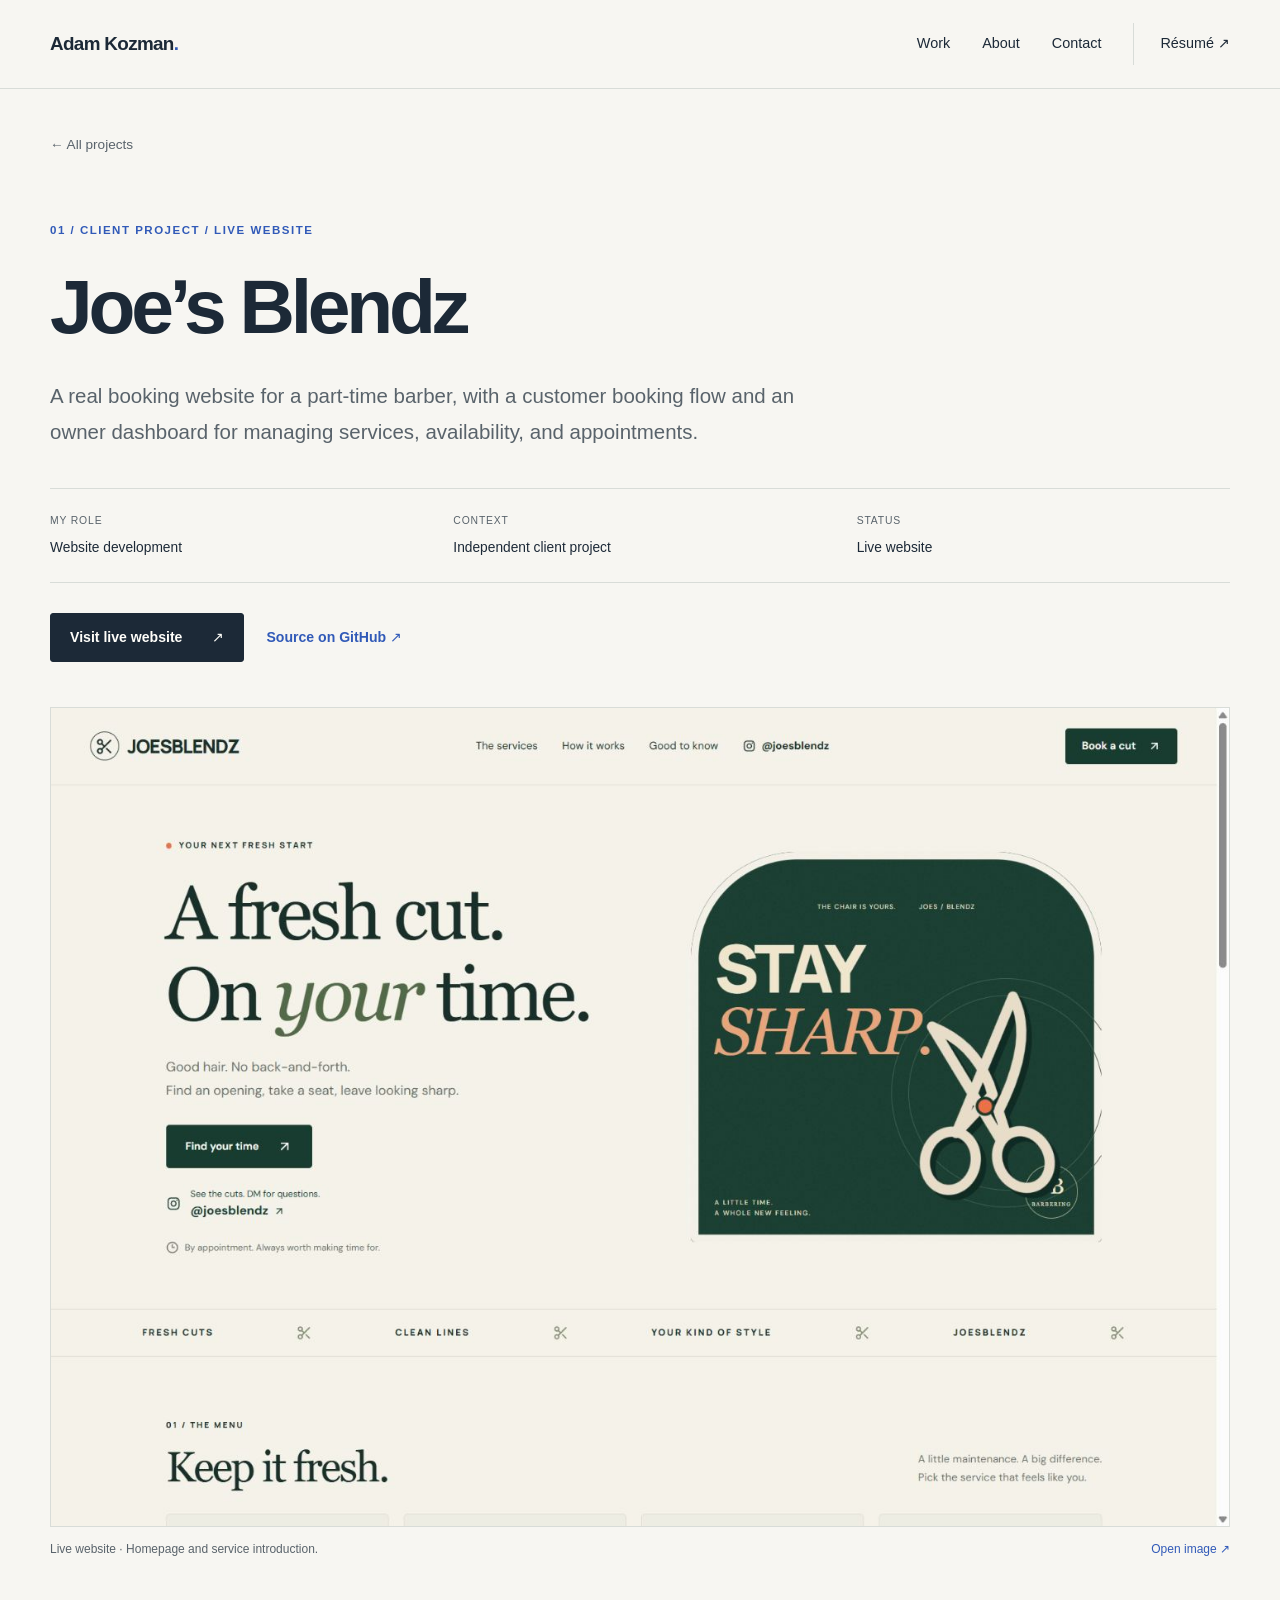
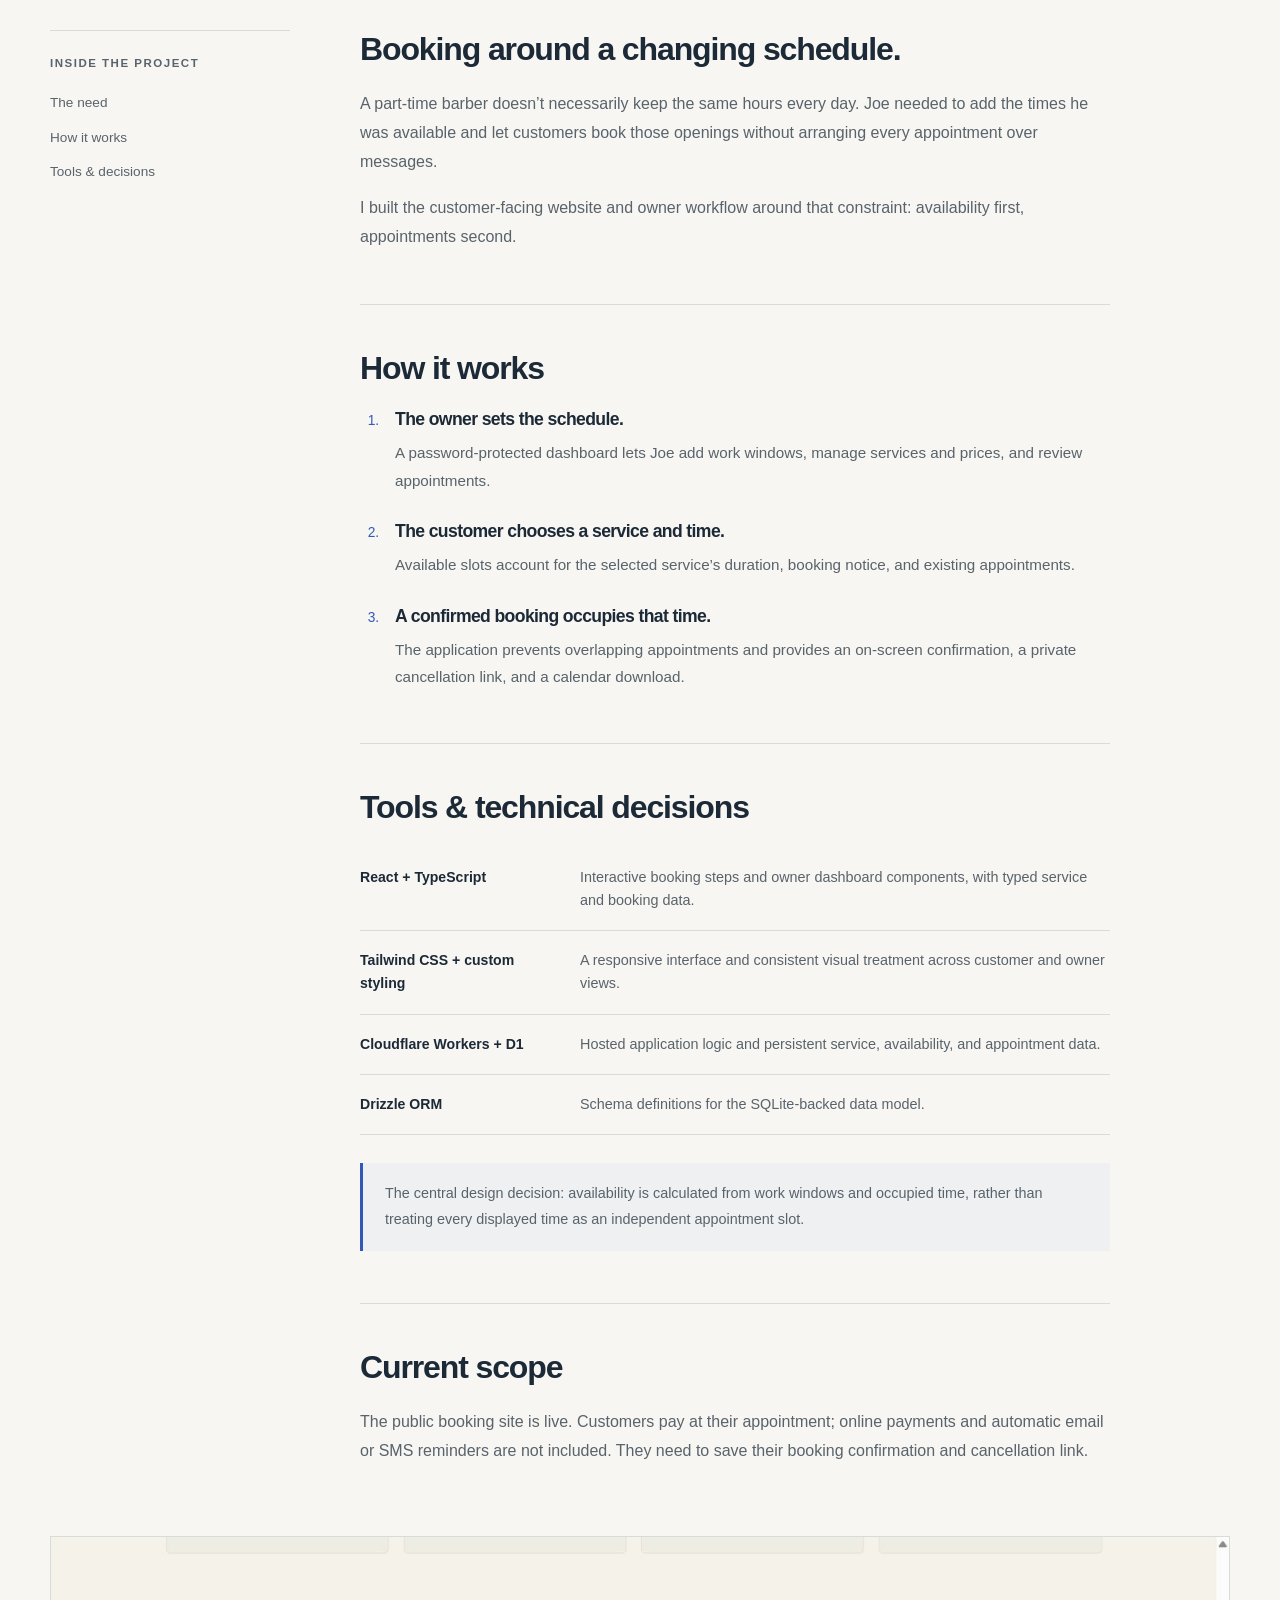
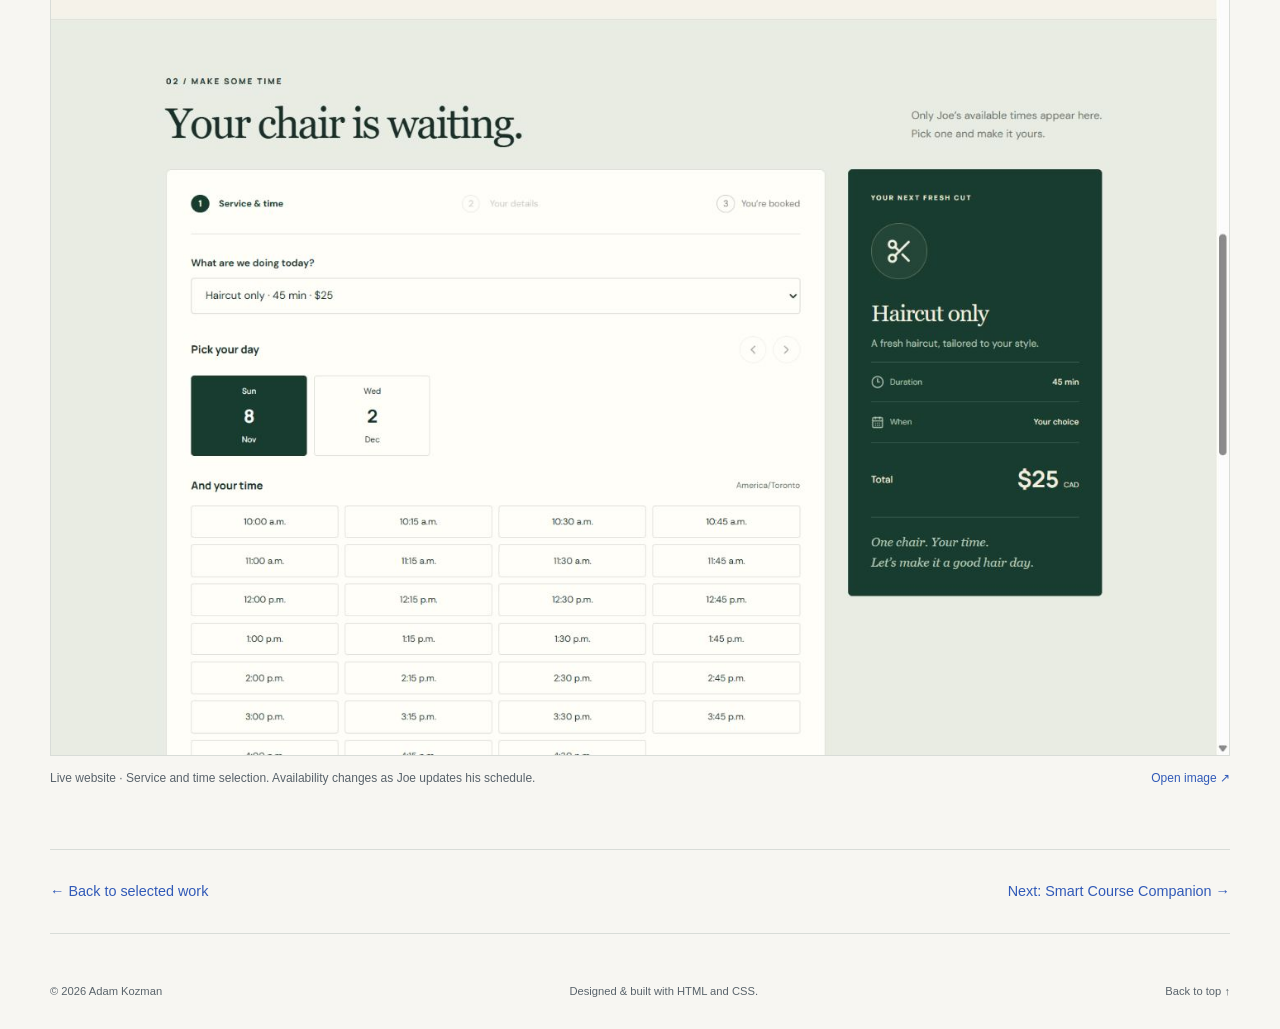
<file: joesblendz.html>
<!doctype html>
<html lang="en"><head>
  <meta charset="utf-8"><meta name="viewport" content="width=device-width, initial-scale=1">
  <title>Joe’s Blendz | Adam Kozman</title>
  <meta name="description" content="A booking website that turns a part-time barber’s changing availability into bookable appointments.">
  <meta name="theme-color" content="#f7f6f2">
  <meta property="og:title" content="Joe’s Blendz | Adam Kozman">
  <meta property="og:description" content="A booking website that turns a part-time barber’s changing availability into bookable appointments.">
  <meta property="og:type" content="website"><meta property="og:url" content="https://adamkozman.github.io/portfolio/joesblendz.html">
  <link rel="canonical" href="https://adamkozman.github.io/portfolio/joesblendz.html"><link rel="icon" href="favicon.svg" type="image/svg+xml">
  <link rel="stylesheet" href="style.css?v=20261009-2">
</head><body>
<a class="skip-link" href="#main">Skip to content</a>
<header class="site-header"><nav class="container nav" aria-label="Primary">
  <a class="wordmark" href="index.html" aria-label="Adam Kozman home">Adam Kozman<span class="wordmark-dot" aria-hidden="true">.</span></a>
  <div class="nav-links"><a href="index.html#projects">Work</a><a href="index.html#about">About</a><a href="index.html#contact">Contact</a><a class="nav-resume" href="cv.pdf" target="_blank" rel="noopener">Résumé <span aria-hidden="true">↗</span><span class="sr-only"> (PDF, opens in a new tab)</span></a></div>
</nav></header><main id="main" class="container detail-main">
    <a class="back-link" href="index.html#projects">← All projects</a>
    <header class="detail-header"><p class="eyebrow">01 / Client project / Live website</p><h1>Joe’s Blendz</h1><p class="detail-intro">A real booking website for a part-time barber, with a customer booking flow and an owner dashboard for managing services, availability, and appointments.</p></header>
    <dl class="project-facts"><div><dt>My role</dt><dd>Website development</dd></div><div><dt>Context</dt><dd>Independent client project</dd></div><div><dt>Status</dt><dd>Live website</dd></div></dl><div class="actions"><a class="button" href="https://joesblendz.josephaziz023.workers.dev/" target="_blank" rel="noopener noreferrer">Visit live website <span aria-hidden="true">↗</span></a><a class="text-link" href="https://github.com/adamkozman/joesblendz" target="_blank" rel="noopener noreferrer">Source on GitHub <span aria-hidden="true">↗</span></a></div><figure class="project-figure"><a href="joesblendz-home.jpg" target="_blank" rel="noopener" aria-label="Open image: Joe’s Blendz live homepage with booking call to action and barber illustration"><img src="joesblendz-home.jpg" alt="Joe’s Blendz live homepage with booking call to action and barber illustration" loading="lazy" decoding="async"></a><figcaption>Live website · Homepage and service introduction. <span>Open image ↗</span></figcaption></figure><div class="detail-columns"><aside class="detail-toc" aria-label="On this page"><p class="eyebrow">Inside the project</p><a href="#overview">The need</a><a href="#how-it-works">How it works</a><a href="#tools">Tools &amp; decisions</a></aside><div class="detail-copy">
<section id="overview"><h2>Booking around a changing schedule.</h2><p>A part-time barber doesn’t necessarily keep the same hours every day. Joe needed to add the times he was available and let customers book those openings without arranging every appointment over messages.</p><p>I built the customer-facing website and owner workflow around that constraint: availability first, appointments second.</p></section>
<section id="how-it-works"><h2>How it works</h2><ol class="steps"><li><h3>The owner sets the schedule.</h3><p>A password-protected dashboard lets Joe add work windows, manage services and prices, and review appointments.</p></li><li><h3>The customer chooses a service and time.</h3><p>Available slots account for the selected service’s duration, booking notice, and existing appointments.</p></li><li><h3>A confirmed booking occupies that time.</h3><p>The application prevents overlapping appointments and provides an on-screen confirmation, a private cancellation link, and a calendar download.</p></li></ol></section>
<section id="tools"><h2>Tools &amp; technical decisions</h2><dl class="tool-list"><div><dt>React + TypeScript</dt><dd>Interactive booking steps and owner dashboard components, with typed service and booking data.</dd></div><div><dt>Tailwind CSS + custom styling</dt><dd>A responsive interface and consistent visual treatment across customer and owner views.</dd></div><div><dt>Cloudflare Workers + D1</dt><dd>Hosted application logic and persistent service, availability, and appointment data.</dd></div><div><dt>Drizzle ORM</dt><dd>Schema definitions for the SQLite-backed data model.</dd></div></dl><p class="callout">The central design decision: availability is calculated from work windows and occupied time, rather than treating every displayed time as an independent appointment slot.</p></section>
<section><h2>Current scope</h2><p>The public booking site is live. Customers pay at their appointment; online payments and automatic email or SMS reminders are not included. They need to save their booking confirmation and cancellation link.</p></section></div></div><figure class="project-figure"><a href="joesblendz-booking.jpg" target="_blank" rel="noopener" aria-label="Open image: Joe’s Blendz service selector, available days, times, and booking summary"><img src="joesblendz-booking.jpg" alt="Joe’s Blendz service selector, available days, times, and booking summary" loading="lazy" decoding="async"></a><figcaption>Live website · Service and time selection. Availability changes as Joe updates his schedule. <span>Open image ↗</span></figcaption></figure><nav class="project-next" aria-label="More projects"><a href="index.html#projects">← Back to selected work</a><a href="course-companion.html">Next: Smart Course Companion →</a></nav></main><footer class="container footer"><p>© 2026 Adam Kozman</p><p>Designed &amp; built with HTML and CSS.</p><a href="#main">Back to top ↑</a></footer></body></html>
</file>
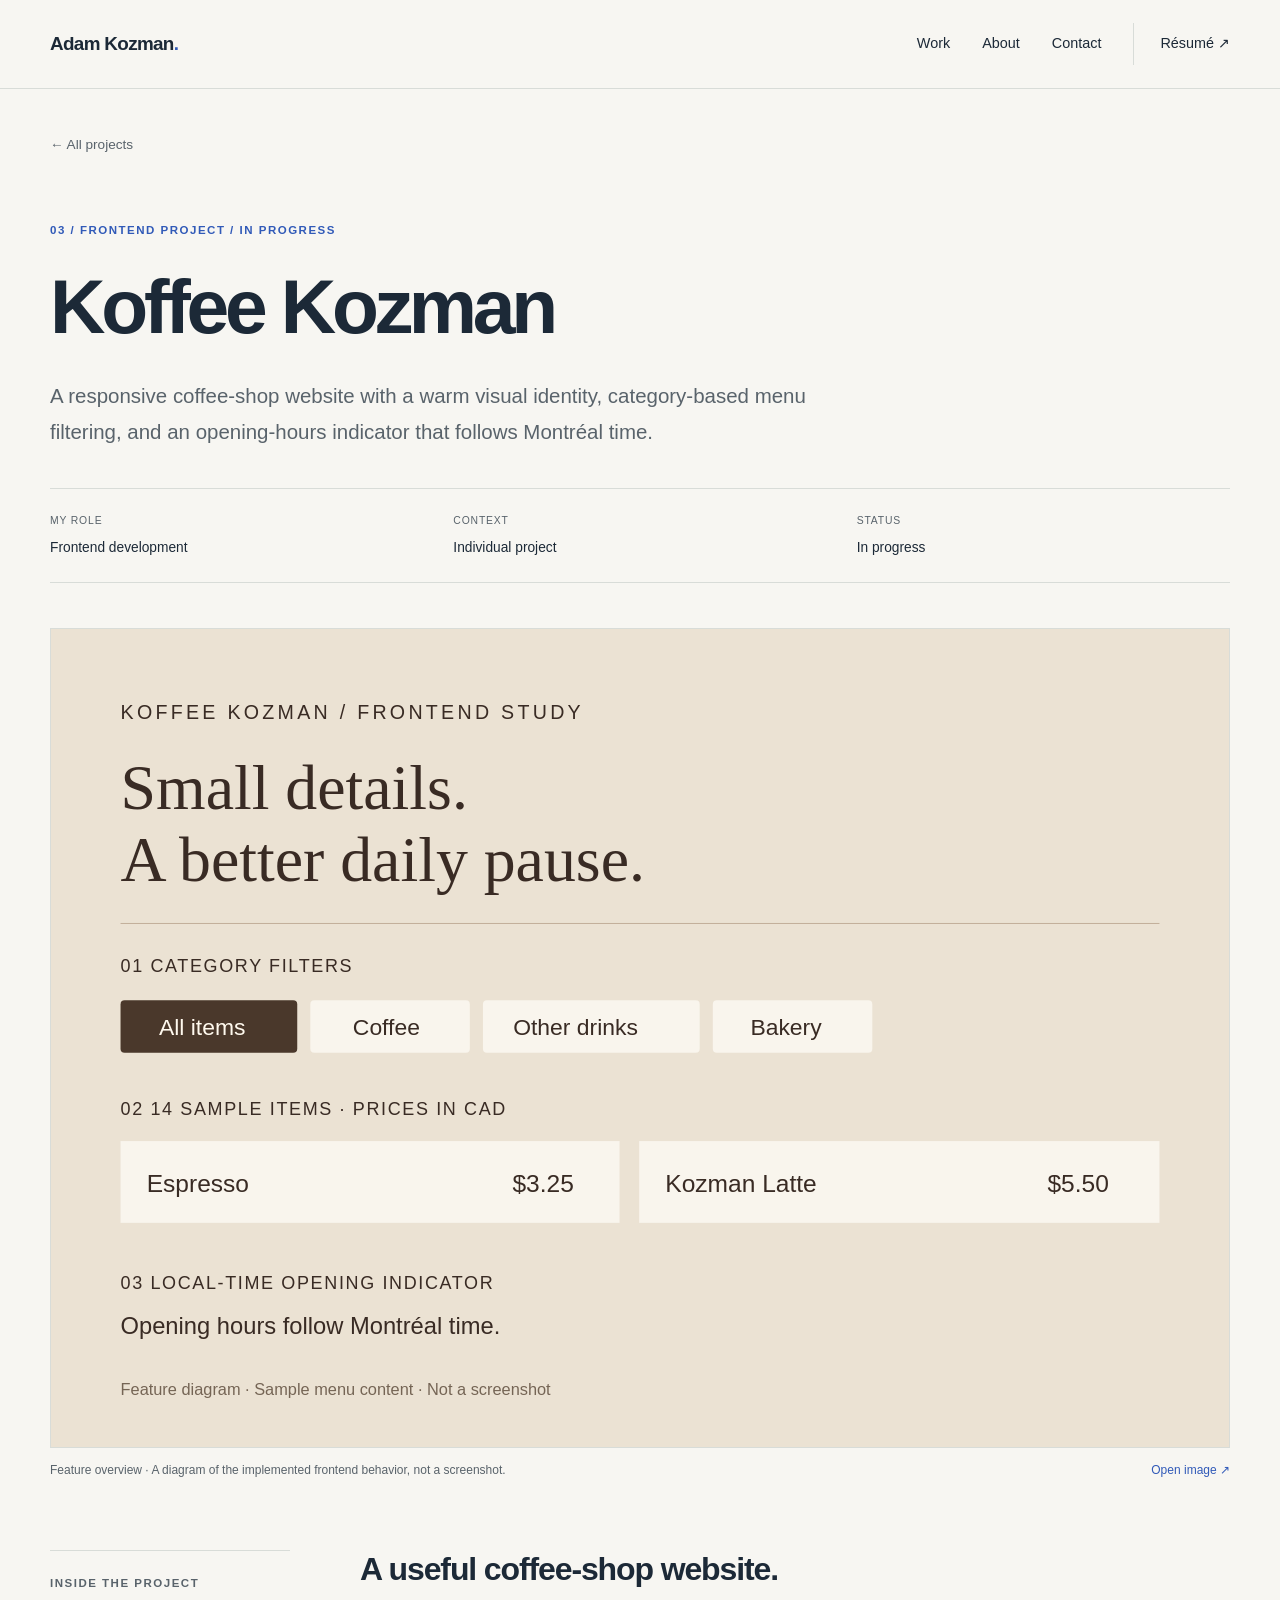
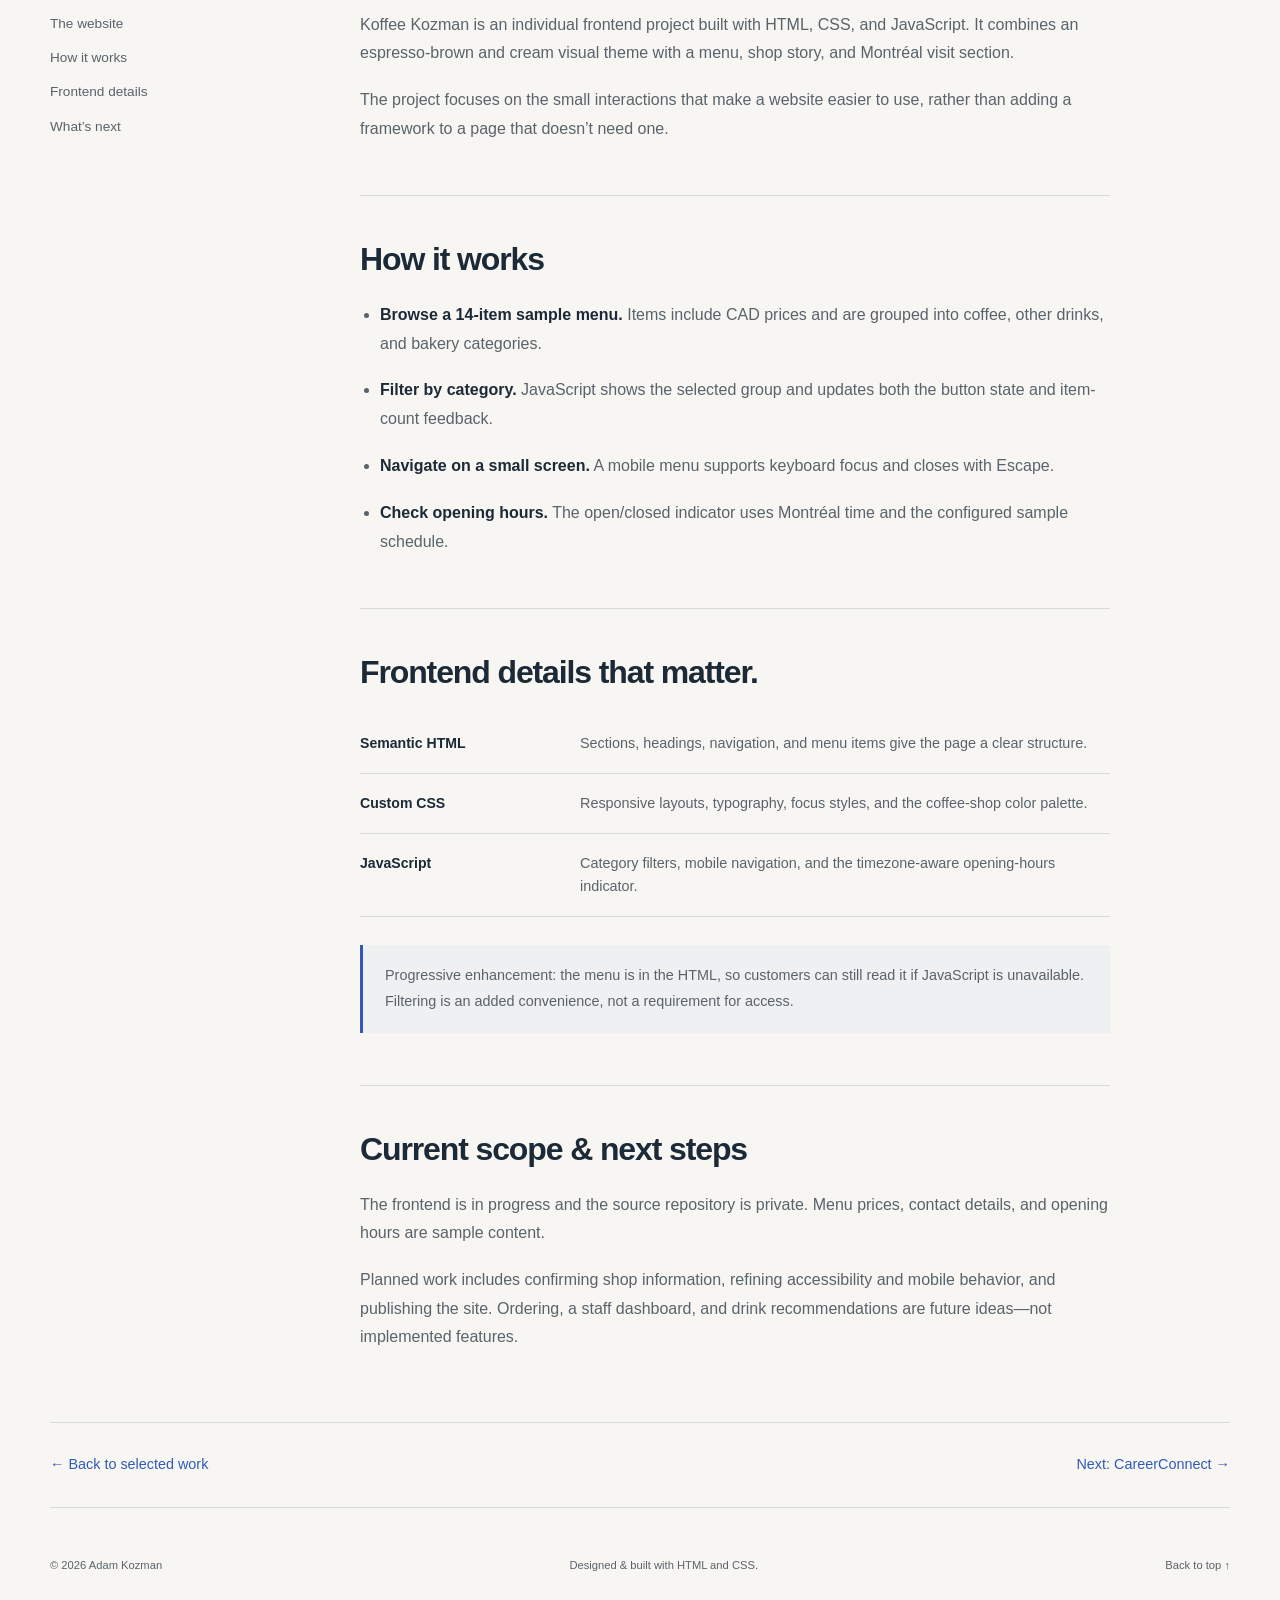
<file: koffee-kozman.html>
<!doctype html>
<html lang="en"><head>
  <meta charset="utf-8"><meta name="viewport" content="width=device-width, initial-scale=1">
  <title>Koffee Kozman | Adam Kozman</title>
  <meta name="description" content="A coffee-shop website focused on a useful menu, accessible navigation, and thoughtful frontend details.">
  <meta name="theme-color" content="#f7f6f2">
  <meta property="og:title" content="Koffee Kozman | Adam Kozman">
  <meta property="og:description" content="A coffee-shop website focused on a useful menu, accessible navigation, and thoughtful frontend details.">
  <meta property="og:type" content="website"><meta property="og:url" content="https://adamkozman.github.io/portfolio/koffee-kozman.html">
  <link rel="canonical" href="https://adamkozman.github.io/portfolio/koffee-kozman.html"><link rel="icon" href="favicon.svg" type="image/svg+xml">
  <link rel="stylesheet" href="style.css?v=20261009-2">
</head><body>
<a class="skip-link" href="#main">Skip to content</a>
<header class="site-header"><nav class="container nav" aria-label="Primary">
  <a class="wordmark" href="index.html" aria-label="Adam Kozman home">Adam Kozman<span class="wordmark-dot" aria-hidden="true">.</span></a>
  <div class="nav-links"><a href="index.html#projects">Work</a><a href="index.html#about">About</a><a href="index.html#contact">Contact</a><a class="nav-resume" href="cv.pdf" target="_blank" rel="noopener">Résumé <span aria-hidden="true">↗</span><span class="sr-only"> (PDF, opens in a new tab)</span></a></div>
</nav></header><main id="main" class="container detail-main">
    <a class="back-link" href="index.html#projects">← All projects</a>
    <header class="detail-header"><p class="eyebrow">03 / Frontend project / In progress</p><h1>Koffee Kozman</h1><p class="detail-intro">A responsive coffee-shop website with a warm visual identity, category-based menu filtering, and an opening-hours indicator that follows Montréal time.</p></header>
    <dl class="project-facts"><div><dt>My role</dt><dd>Frontend development</dd></div><div><dt>Context</dt><dd>Individual project</dd></div><div><dt>Status</dt><dd>In progress</dd></div></dl><figure class="project-figure"><a href="koffee-overview.svg" target="_blank" rel="noopener" aria-label="Open image: Koffee Kozman feature diagram: category filtering, a 14-item menu, and Montréal opening hours"><img src="koffee-overview.svg" alt="Koffee Kozman feature diagram: category filtering, a 14-item menu, and Montréal opening hours" loading="lazy" decoding="async"></a><figcaption>Feature overview · A diagram of the implemented frontend behavior, not a screenshot. <span>Open image ↗</span></figcaption></figure><div class="detail-columns"><aside class="detail-toc" aria-label="On this page"><p class="eyebrow">Inside the project</p><a href="#overview">The website</a><a href="#how-it-works">How it works</a><a href="#decisions">Frontend details</a><a href="#next">What’s next</a></aside><div class="detail-copy">
<section id="overview"><h2>A useful coffee-shop website.</h2><p>Koffee Kozman is an individual frontend project built with HTML, CSS, and JavaScript. It combines an espresso-brown and cream visual theme with a menu, shop story, and Montréal visit section.</p><p>The project focuses on the small interactions that make a website easier to use, rather than adding a framework to a page that doesn’t need one.</p></section>
<section id="how-it-works"><h2>How it works</h2><ul class="feature-list"><li><strong>Browse a 14-item sample menu.</strong> Items include CAD prices and are grouped into coffee, other drinks, and bakery categories.</li><li><strong>Filter by category.</strong> JavaScript shows the selected group and updates both the button state and item-count feedback.</li><li><strong>Navigate on a small screen.</strong> A mobile menu supports keyboard focus and closes with Escape.</li><li><strong>Check opening hours.</strong> The open/closed indicator uses Montréal time and the configured sample schedule.</li></ul></section>
<section id="decisions"><h2>Frontend details that matter.</h2><dl class="tool-list"><div><dt>Semantic HTML</dt><dd>Sections, headings, navigation, and menu items give the page a clear structure.</dd></div><div><dt>Custom CSS</dt><dd>Responsive layouts, typography, focus styles, and the coffee-shop color palette.</dd></div><div><dt>JavaScript</dt><dd>Category filters, mobile navigation, and the timezone-aware opening-hours indicator.</dd></div></dl><p class="callout">Progressive enhancement: the menu is in the HTML, so customers can still read it if JavaScript is unavailable. Filtering is an added convenience, not a requirement for access.</p></section>
<section id="next"><h2>Current scope &amp; next steps</h2><p>The frontend is in progress and the source repository is private. Menu prices, contact details, and opening hours are sample content.</p><p>Planned work includes confirming shop information, refining accessibility and mobile behavior, and publishing the site. Ordering, a staff dashboard, and drink recommendations are future ideas—not implemented features.</p></section></div></div><nav class="project-next" aria-label="More projects"><a href="index.html#projects">← Back to selected work</a><a href="careerconnect.html">Next: CareerConnect →</a></nav></main><footer class="container footer"><p>© 2026 Adam Kozman</p><p>Designed &amp; built with HTML and CSS.</p><a href="#main">Back to top ↑</a></footer></body></html>
</file>
<file: style.css>
:root{--paper:#f7f6f2;--white:#fffefa;--ink:#1c2937;--muted:#59636b;--line:#d8dcd8;--blue:#315ab8}
*{box-sizing:border-box}html{scroll-behavior:smooth;scroll-padding-top:110px}body{margin:0;background:var(--paper);color:var(--ink);font-family:Inter,-apple-system,BlinkMacSystemFont,'Segoe UI',Arial,sans-serif;font-size:16px;line-height:1.65;-webkit-font-smoothing:antialiased}::selection{background:#d6e2ff}img{display:block;max-width:100%;height:auto}a{color:inherit;text-underline-offset:5px;text-decoration-thickness:1px}a:hover{color:var(--blue)}a:focus-visible{outline:3px solid var(--blue);outline-offset:5px}h1,h2,h3,h4,p,figure,dl{margin:0}h1,h2,h3,h4{line-height:1.15;letter-spacing:-.035em}p+p{margin-top:1.1em}h2{font-size:clamp(2rem,3.5vw,3rem);font-weight:600}h3{font-size:1.35rem;font-weight:600}.container{width:min(1180px,calc(100% - 80px));margin-inline:auto}.sr-only{position:absolute;width:1px;height:1px;padding:0;overflow:hidden;clip:rect(0,0,0,0);white-space:nowrap;border:0}.skip-link{position:fixed;left:16px;top:-90px;background:var(--ink);color:white;padding:12px 18px;z-index:100}.skip-link:focus{top:12px}
.site-header{position:sticky;top:0;z-index:10;background:var(--paper);border-bottom:1px solid var(--line)}.nav{display:flex;align-items:center;justify-content:space-between;gap:24px;min-height:88px}.wordmark{font-size:1.18rem;font-weight:700;letter-spacing:-.035em;text-decoration:none;white-space:nowrap}.wordmark-dot{color:var(--blue)}.nav-links{display:flex;align-items:center;gap:32px;font-size:.9rem}.nav-links a{text-decoration:none;padding:9px 0}.nav-links a:hover{text-decoration:underline}.nav-links .nav-resume{border-left:1px solid var(--line);padding-left:26px}.eyebrow{font-size:.72rem;line-height:1.5;letter-spacing:.13em;text-transform:uppercase;font-weight:600;color:var(--muted);margin-bottom:22px}
.hero{display:grid;grid-template-columns:minmax(0,1fr) 290px;gap:90px;align-items:center;padding-block:96px 105px}.hero h1{font-size:clamp(3.5rem,6.2vw,5.7rem);line-height:1.04;font-weight:550;letter-spacing:-.065em}.hero h1 span{font-family:Georgia,'Times New Roman',serif;font-weight:400;font-style:italic;color:var(--blue);letter-spacing:-.055em}.hero-intro{max-width:550px;font-size:1.1rem;color:var(--muted);margin-top:30px;line-height:1.75}.actions{display:flex;flex-wrap:wrap;gap:14px 22px;align-items:center;margin-top:30px}.button{display:inline-flex;justify-content:center;align-items:center;gap:30px;min-height:49px;padding:12px 19px;background:var(--ink);border:1px solid var(--ink);color:var(--white);font-size:.88rem;font-weight:550;text-decoration:none;border-radius:3px}.button:hover{color:var(--white);background:var(--blue);border-color:var(--blue)}.button-outline{background:transparent;color:var(--ink)}.button-outline:hover{background:#ebeef2;color:var(--ink);border-color:var(--ink)}.text-link{font-size:.88rem;font-weight:550;text-decoration:none;color:var(--blue);display:inline-block}.text-link:hover{text-decoration:underline}.hero-aside{border-left:1px solid var(--line);padding-left:34px}.hero-aside .eyebrow{margin-bottom:32px}.hero-aside dl>div+div{margin-top:30px}dt{color:var(--muted);font-size:.75rem;margin-bottom:8px}dd{margin:0;font-size:.9rem;line-height:1.6}.hero-aside dd span{color:var(--muted);font-size:.8rem}.hero-aside a{text-decoration:none}
.section{padding-block:72px;border-top:1px solid var(--line);scroll-margin-top:110px}.section-heading{display:flex;justify-content:space-between;gap:40px;align-items:flex-end;margin-bottom:44px}.section-heading>p{max-width:330px;color:var(--muted);font-size:.95rem}.section-heading .eyebrow{margin-bottom:18px}.project-grid{display:grid;grid-template-columns:repeat(2,minmax(0,1fr));gap:56px 32px}.project-card{display:block;text-decoration:none;min-width:0}.project-image{position:relative;overflow:hidden;background:#e5e6e2;aspect-ratio:1.44;border:1px solid var(--line)}.project-image img{width:100%;height:100%;object-fit:cover;object-position:top;transition:transform .3s ease}.image-action{position:absolute;bottom:14px;right:14px;background:var(--white);color:var(--ink);font-size:.7rem;padding:8px 12px;border:1px solid var(--line)}.project-card:hover img{transform:scale(1.025)}.project-card:focus-visible{outline-offset:8px}.project-meta{display:flex;justify-content:space-between;gap:12px;flex-wrap:wrap;color:var(--muted);font-size:.68rem;letter-spacing:.02em;margin-top:19px;margin-bottom:12px}.project-card h3{display:flex;align-items:center;justify-content:space-between;font-size:1.5rem;gap:20px}.project-card h3 span{font-size:1.4rem;font-weight:400;color:var(--blue)}.project-card>p{font-size:.94rem;color:var(--muted);margin-top:12px;max-width:520px}.project-card .stack-line{font-size:.72rem;margin-top:16px;color:var(--ink);line-height:1.6}.earlier{padding-block:60px}.compact h2{font-size:2rem}.work-list{border-top:1px solid var(--line)}.work-list a{display:grid;grid-template-columns:1fr 1fr 20px;gap:24px;align-items:center;border-bottom:1px solid var(--line);padding:22px 0;text-decoration:none;font-size:.95rem}.work-list a span:nth-child(2){font-size:.82rem;color:var(--muted)}.work-list a span:last-child{color:var(--blue)}
.about{display:grid;grid-template-columns:minmax(0,1.15fr) minmax(0,1fr);gap:90px}.about h2{font-size:2.5rem;margin-bottom:28px}.about p{color:var(--muted);font-size:.95rem}.about .about-note{font-size:.85rem;margin-block:28px 22px;color:var(--ink)}.skills{border-left:1px solid var(--line);padding-left:40px;scroll-margin-top:115px}.skills h3{font-size:1.4rem;margin-bottom:28px}.skills>div+div{border-top:1px solid var(--line);margin-top:20px;padding-top:20px}.skills h4{font-size:.74rem;letter-spacing:.05em;text-transform:uppercase;margin-bottom:9px;font-weight:600}.skills p{font-size:.88rem;line-height:1.8}.evidence h2{font-size:2.5rem}.evidence-grid{display:grid;grid-template-columns:repeat(3,minmax(0,1fr));gap:40px;margin-top:35px}.evidence-number{display:block;font-size:.75rem;color:var(--blue);margin-bottom:24px}.evidence-grid h3{font-size:1.12rem;margin-bottom:14px}.evidence-grid p{font-size:.9rem;color:var(--muted)}.evidence-grid .text-link{margin-top:18px;font-size:.8rem}
.contact-section{margin-top:20px;padding-block:75px;background:#e9edf2;scroll-margin-top:88px;border-top:1px solid var(--line)}.contact-inner{display:grid;grid-template-columns:1fr 250px;gap:80px;align-items:end}.contact-inner h2{font-size:clamp(2.2rem,4vw,3.4rem)}.contact-inner p:not(.eyebrow){color:var(--muted);max-width:530px;margin-top:22px;font-size:.95rem}.contact-email{display:inline-block;font-size:clamp(1rem,2vw,1.45rem);margin-top:24px;color:var(--blue);overflow-wrap:anywhere}.contact-links{display:flex;flex-direction:column;gap:17px;align-items:flex-start}.footer{display:flex;justify-content:space-between;flex-wrap:wrap;gap:12px 24px;padding-block:28px;font-size:.7rem;color:var(--muted)}.footer p+p{margin:0}.footer a{text-decoration:none}
/* Project detail pages */
.detail-main{padding-top:42px}.back-link{font-size:.85rem;color:var(--muted);text-decoration:none}.back-link:hover{text-decoration:underline}.detail-header{max-width:930px;margin-block:65px 38px}.detail-header .eyebrow{color:var(--blue)}.detail-header h1{font-size:clamp(3rem,6vw,5rem);font-weight:550;letter-spacing:-.055em}.detail-intro{font-size:clamp(1.08rem,2vw,1.28rem);color:var(--muted);line-height:1.75;max-width:800px;margin-top:28px}.project-facts{display:grid;grid-template-columns:repeat(3,minmax(0,1fr));border-block:1px solid var(--line);padding-block:23px;gap:30px}.project-facts dt{text-transform:uppercase;font-size:.65rem;letter-spacing:.08em}.project-facts dd{font-size:.86rem}.project-figure{margin-block:45px 55px}.project-figure>a{display:block;background:#e9e9e5;border:1px solid var(--line)}.project-figure img{width:100%;height:auto}.project-figure figcaption{display:flex;justify-content:space-between;gap:25px;color:var(--muted);font-size:.75rem;margin-top:12px;line-height:1.7}.project-figure figcaption span{white-space:nowrap;color:var(--blue)}.detail-columns{display:grid;grid-template-columns:240px minmax(0,1fr);gap:70px;margin-block:70px}.detail-toc{align-self:start;position:sticky;top:135px;border-top:1px solid var(--line);padding-top:24px}.detail-toc .eyebrow{margin-bottom:20px}.detail-toc a{display:block;margin-top:12px;text-decoration:none;font-size:.85rem;color:var(--muted)}.detail-toc a:hover{color:var(--blue);text-decoration:underline}.detail-copy{max-width:750px}.detail-copy section{scroll-margin-top:120px}.detail-copy section+section{margin-top:52px;border-top:1px solid var(--line);padding-top:44px}.detail-copy h2{font-size:2rem;line-height:1.2;margin-bottom:22px}.detail-copy h3{font-size:1.1rem;margin-top:24px;margin-bottom:12px}.detail-copy p{color:var(--muted);font-size:1rem;line-height:1.8}.steps{padding-left:23px;margin:0}.steps li{padding-left:12px}.steps li::marker{color:var(--blue);font-size:.86rem}.steps li+li{margin-top:27px}.steps h3{margin-top:0;margin-bottom:10px}.steps p{font-size:.95rem}.tool-list>div{display:grid;grid-template-columns:195px minmax(0,1fr);gap:25px;padding-block:18px;border-bottom:1px solid var(--line)}.tool-list dt{font-size:.88rem;color:var(--ink);font-weight:550;margin:0}.tool-list dd{color:var(--muted);font-size:.9rem}.detail-copy .callout{border-left:3px solid var(--blue);padding:18px 22px;background:#eef0f2;font-size:.9rem;margin-top:28px}.feature-list{padding-left:20px;color:var(--muted);line-height:1.8}.feature-list li+li{margin-top:18px}.feature-list strong{color:var(--ink);font-weight:600}.project-next{display:flex;justify-content:space-between;flex-wrap:wrap;gap:25px;border-block:1px solid var(--line);padding-block:30px;margin-top:60px;margin-bottom:20px;font-size:.9rem}.project-next a{text-decoration:none;color:var(--blue)}.foundations{margin:65px auto}.foundations .text-link{margin-top:35px}
@media(max-width:1050px){.container{width:calc(100% - 56px)}.hero{gap:45px;grid-template-columns:minmax(0,1fr) 235px;padding-block:70px}.hero h1{font-size:4.2rem}.hero-aside{padding-left:25px}.about{gap:40px}.detail-columns{grid-template-columns:190px minmax(0,1fr);gap:40px}.contact-inner{gap:40px}.nav-links{gap:24px}}
@media(max-width:760px){html{scroll-padding-top:110px}.container{width:calc(100% - 40px)}.nav{min-height:78px;gap:16px}.wordmark{font-size:1.05rem}.nav-links{gap:18px;font-size:.8rem}.nav-links .nav-resume{display:none}.hero{grid-template-columns:1fr;padding-block:52px 56px;gap:44px}.hero h1{font-size:clamp(3.2rem,11vw,4.4rem)}.hero .eyebrow{font-size:.65rem;margin-bottom:23px}.hero-intro{font-size:1rem;margin-top:25px}.hero-aside{border-left:0;border-top:1px solid var(--line);padding:24px 0 0}.hero-aside>.eyebrow{display:none}.hero-aside dl{display:grid;grid-template-columns:1fr 1fr;gap:22px}.hero-aside dl>div+div{margin:0}.hero-aside dl>div:last-child{display:none}.hero-aside dd{font-size:.82rem}.actions{gap:12px 18px}.button{font-size:.83rem;gap:20px;padding:11px 16px}.section{padding-block:48px}.section-heading{display:block;margin-bottom:30px}.section-heading>p{margin-top:20px;max-width:100%;font-size:.88rem}.section-heading h2{font-size:2.2rem}.project-grid{grid-template-columns:1fr;gap:38px}.project-image{aspect-ratio:1.44}.project-card h3{font-size:1.45rem}.project-card>p{font-size:.92rem}.project-meta{font-size:.65rem;margin-top:15px}.work-list a{grid-template-columns:1fr 20px;gap:6px 15px;padding-block:18px}.work-list a span:nth-child(2){grid-column:1;grid-row:2}.work-list a span:last-child{grid-column:2;grid-row:1 / 3}.about{grid-template-columns:1fr;gap:38px}.about h2{font-size:2.2rem}.skills{border-left:0;border-top:1px solid var(--line);padding:30px 0 0}.evidence-grid{grid-template-columns:1fr;gap:28px}.evidence-grid>div+div{border-top:1px solid var(--line);padding-top:26px}.evidence-number{margin-bottom:14px}.contact-section{padding-block:48px;scroll-margin-top:78px}.contact-inner{grid-template-columns:1fr;gap:30px}.contact-links{flex-direction:row;flex-wrap:wrap;gap:18px 25px}.footer{font-size:.65rem}.footer p:nth-child(2){display:none}.detail-main{padding-top:28px}.detail-header{margin-block:40px 30px}.detail-header h1{font-size:clamp(2.65rem,10vw,4rem)}.detail-header .eyebrow{font-size:.65rem}.detail-intro{font-size:1.06rem}.project-facts{gap:20px;grid-template-columns:1fr}.project-facts>div{display:grid;grid-template-columns:95px 1fr;gap:14px}.project-facts dt{margin:0;align-self:center}.project-figure{margin-block:32px}.project-figure figcaption{display:block;font-size:.68rem}.project-figure figcaption span{display:block;margin-top:5px}.detail-columns{grid-template-columns:1fr;gap:35px;margin-block:40px}.detail-toc{position:static;display:flex;flex-wrap:wrap;gap:8px 20px;padding-block:18px;border-bottom:1px solid var(--line)}.detail-toc .eyebrow{display:none}.detail-toc a{margin:0;font-size:.78rem}.detail-copy h2{font-size:1.8rem}.detail-copy p{font-size:.95rem}.detail-copy section+section{margin-top:38px;padding-top:32px}.tool-list>div{grid-template-columns:1fr;gap:8px}.project-next{margin-top:40px;font-size:.8rem}.foundations{margin-block:40px}}
@media(max-width:370px){.container{width:calc(100% - 32px)}.nav-links{gap:12px;font-size:.74rem}.wordmark{font-size:.97rem}.hero h1{font-size:3rem}.project-meta{font-size:.6rem}.hero-aside dl{grid-template-columns:1fr}.hero-aside dl>div+div{margin-top:0}}
@media(prefers-reduced-motion:reduce){html{scroll-behavior:auto}.project-image img{transition:none}.project-card:hover img{transform:none}}
@media print{.site-header,.skip-link,.detail-toc,.project-next,.footer,.image-action{display:none}body{background:white;color:black}.container{width:100%}.hero,.detail-columns,.about{display:block}.project-grid{grid-template-columns:1fr 1fr}.hero-aside{display:none}.section{padding-block:25px}.project-card,.project-figure{break-inside:avoid}a{color:inherit}.contact-section{background:white}}
</file>
